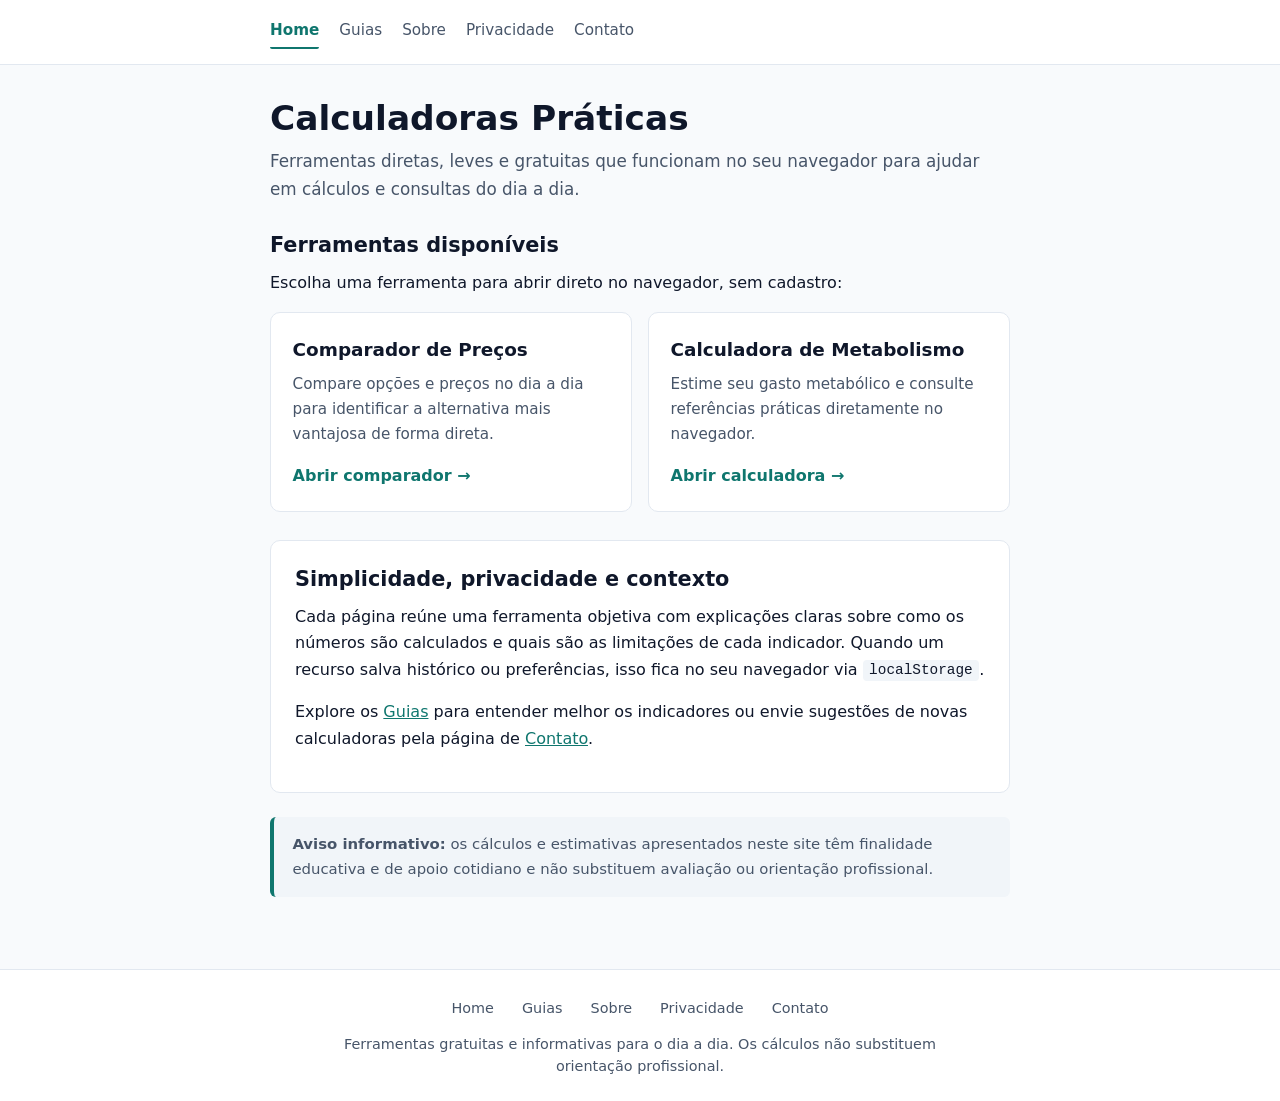
<file: index.html>
<!DOCTYPE html>
<html lang="pt-BR">
<head>
  <meta charset="UTF-8" />
  <meta name="viewport" content="width=device-width, initial-scale=1.0" />
  <title>Calculadoras Práticas — Ferramentas Gratuitas e Diretas para o Dia a Dia</title>
  <meta name="description" content="Calculadoras, comparadores e guias práticos que rodam direto no navegador, sem cadastro e com foco em clareza e privacidade." />
  <link rel="canonical" href="https://calculadoras-uteis.pages.dev/" />

  <meta property="og:type" content="website" />
  <meta property="og:title" content="Calculadoras Práticas — Ferramentas Gratuitas e Diretas para o Dia a Dia" />
  <meta property="og:description" content="Ferramentas leves, gratuitas e informativas para cálculos e consultas do cotidiano." />
  <meta property="og:url" content="https://calculadoras-uteis.pages.dev/" />

  <link rel="stylesheet" href="/assets/css/style.css" />
</head>
<body>

  <header class="site-header">
    <nav class="top-nav" aria-label="Navegação principal">
      <a href="/" aria-current="page">Home</a>
      <a href="/guias/">Guias</a>
      <a href="/sobre/">Sobre</a>
      <a href="/privacidade/">Privacidade</a>
      <a href="/contato/">Contato</a>
    </nav>
  </header>

  <main class="container">

    <header class="page-header">
      <h1>Calculadoras Práticas</h1>
      <p class="subtitle">Ferramentas diretas, leves e gratuitas que funcionam no seu navegador para ajudar em cálculos e consultas do dia a dia.</p>
    </header>

    <section class="tools-section" aria-label="Ferramentas disponíveis">
      <h2>Ferramentas disponíveis</h2>
      <p>Escolha uma ferramenta para abrir direto no navegador, sem cadastro:</p>

      <div class="tool-grid">
        <article class="tool-card">
          <div>
            <h3>Comparador de Preços</h3>
            <p>Compare opções e preços no dia a dia para identificar a alternativa mais vantajosa de forma direta.</p>
          </div>
          <a class="tool-card-link" href="/comparador-precos/">Abrir comparador &rarr;</a>
        </article>

        <article class="tool-card">
          <div>
            <h3>Calculadora de Metabolismo</h3>
            <p>Estime seu gasto metabólico e consulte referências práticas diretamente no navegador.</p>
          </div>
          <a class="tool-card-link" href="/metabolismo/">Abrir calculadora &rarr;</a>
        </article>
      </div>
    </section>

    <section class="content-section" aria-label="Como o portal funciona">
      <h2>Simplicidade, privacidade e contexto</h2>
      <p>
        Cada página reúne uma ferramenta objetiva com explicações claras sobre como os números são calculados e quais são as limitações de cada indicador. Quando um recurso salva histórico ou preferências, isso fica no seu navegador via <code>localStorage</code>.
      </p>
      <p>
        Explore os <a href="/guias/">Guias</a> para entender melhor os indicadores ou envie sugestões de novas calculadoras pela página de <a href="/contato/">Contato</a>.
      </p>
    </section>

    <div class="disclaimer-box">
      <p>
        <strong>Aviso informativo:</strong> os cálculos e estimativas apresentados neste site têm finalidade educativa e de apoio cotidiano e não substituem avaliação ou orientação profissional.
      </p>
    </div>

  </main>

  <footer class="site-footer">
    <div class="footer-inner">
      <nav class="footer-links" aria-label="Links do rodapé">
        <a href="/">Home</a>
        <a href="/guias/">Guias</a>
        <a href="/sobre/">Sobre</a>
        <a href="/privacidade/">Privacidade</a>
        <a href="/contato/">Contato</a>
      </nav>
      <p>Ferramentas gratuitas e informativas para o dia a dia. Os cálculos não substituem orientação profissional.</p>
    </div>
  </footer>

</body>
</html>
</file>
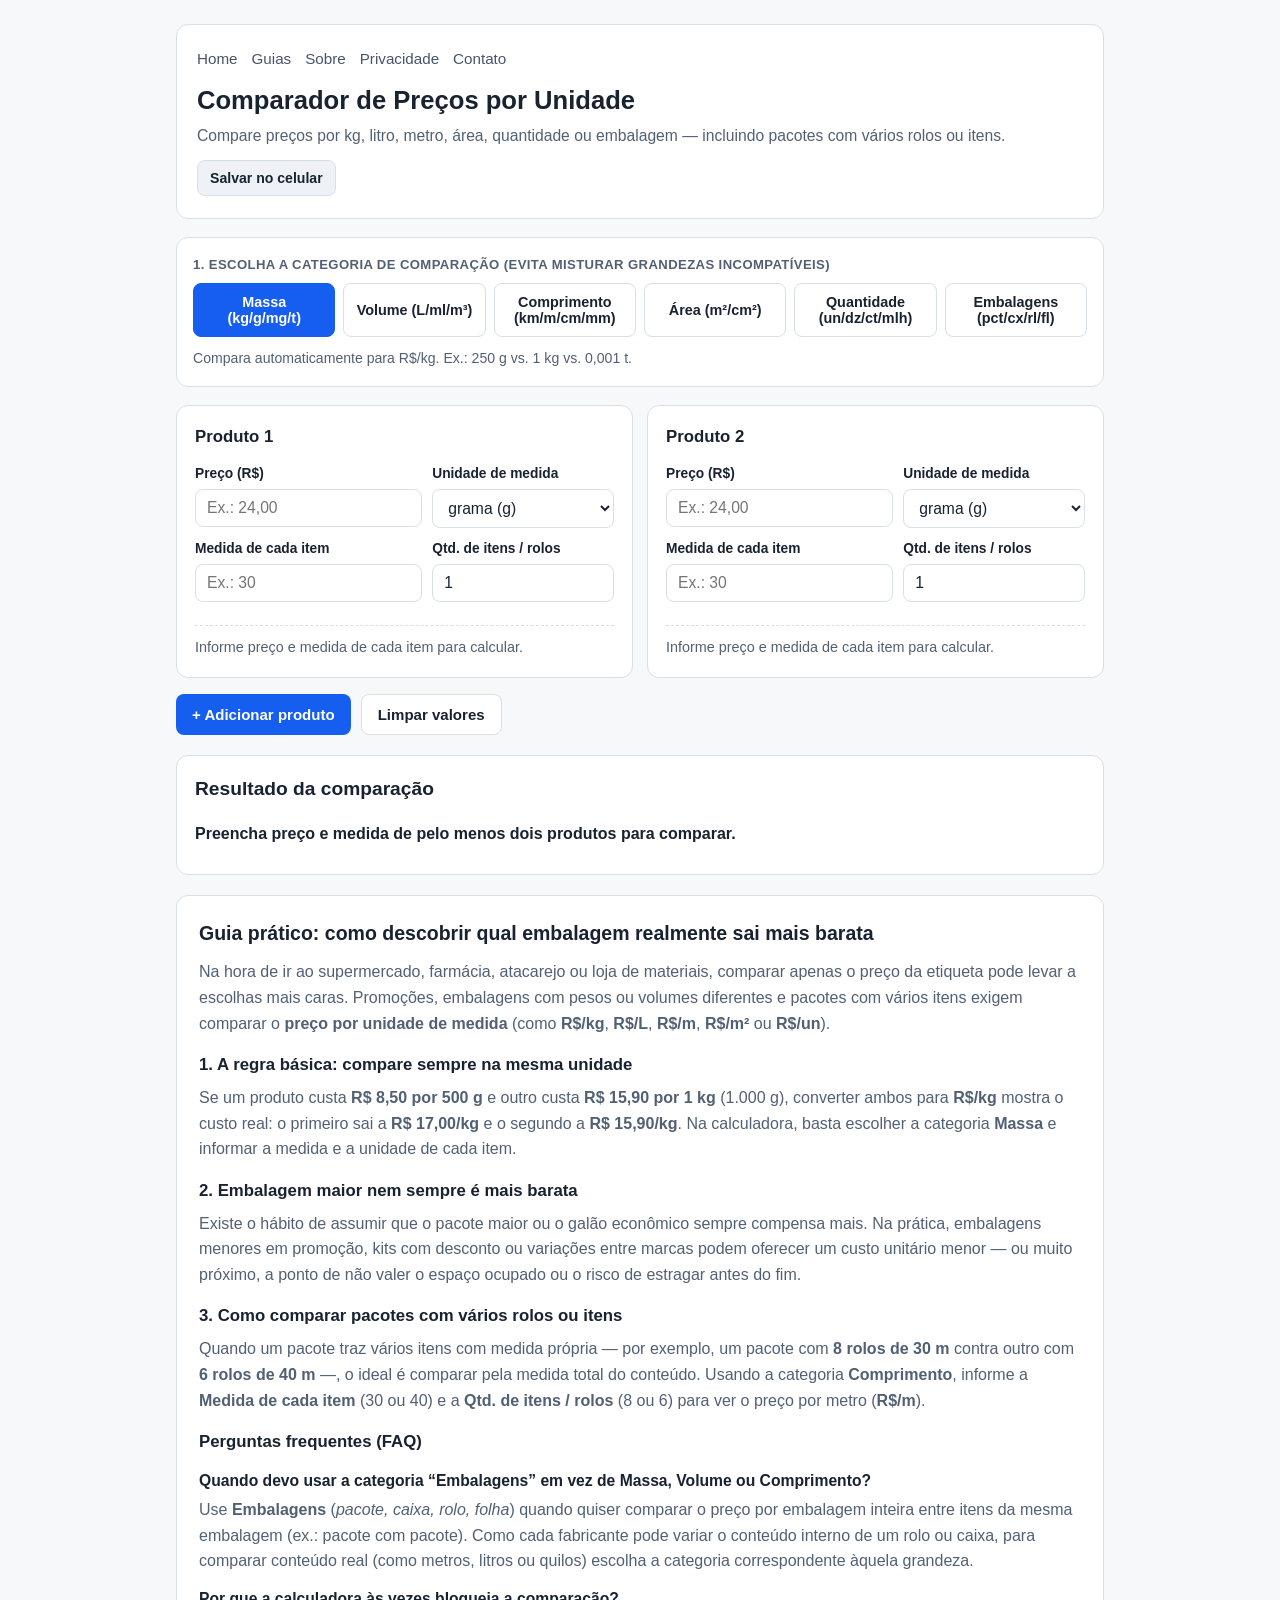
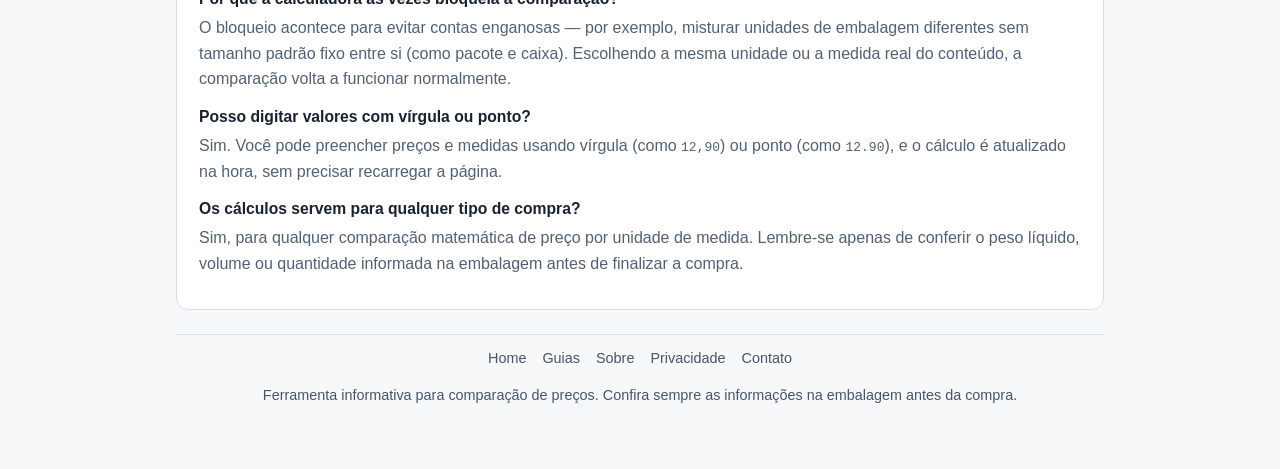
<file: comparador-precos/index.html>
<!DOCTYPE html>
<html lang="pt-BR">
<head>
  <meta charset="UTF-8" />
  <meta name="viewport" content="width=device-width, initial-scale=1.0" />
  <meta name="google-site-verification" content="RjLbokirzDms_mRlaeNsjQICfXBWl8bO95yAbyRcK9w" />
  <title>Comparador de Preços por Unidade — R$/kg, R$/L, R$/m e Embalagens</title>
  <meta name="description" content="Compare preços por kg, litro, metro, área, quantidade ou embalagem. Descubra qual opção sai mais barata, inclusive em pacotes com vários rolos ou itens." />
  <link rel="canonical" href="https://calculadoras-uteis.pages.dev/comparador-precos/" />
  <style>
    :root {
      --bg: #f6f8fa;
      --surface: #ffffff;
      --surface-alt: #eef2f6;
      --text: #182230;
      --muted: #526074;
      --text-muted: #475569;
      --border: #d7dfe8;
      --primary: #155eef;
      --primary-hover: #1049bd;
      --success-bg: #ecfdf3;
      --success-border: #86efac;
      --success-text: #166534;
      --warn-bg: #fffbeb;
      --warn-border: #fcd34d;
      --warn-text: #92400e;
      --danger-text: #b42318;
      --radius: 12px;
    }

    *,
    *::before,
    *::after {
      box-sizing: border-box;
    }

    body {
      margin: 0;
      font-family: -apple-system, BlinkMacSystemFont, "Segoe UI", Roboto, Helvetica, Arial, sans-serif;
      background-color: var(--bg);
      color: var(--text);
      line-height: 1.6;
    }

    .container {
      max-width: 960px;
      margin: 0 auto;
      padding: 24px 16px 48px;
    }

    .tool-header {
      background: var(--surface);
      border: 1px solid var(--border);
      border-radius: var(--radius);
      padding: 22px 20px;
      margin-bottom: 18px;
    }

    .top-nav {
      display: flex;
      flex-wrap: wrap;
      gap: 14px;
      margin-bottom: 14px;
      font-size: 0.95rem;
    }

    .top-nav a {
      color: var(--text-muted);
      text-decoration: none;
      font-weight: 500;
      transition: color 0.15s ease;
    }

    .top-nav a:hover,
    .top-nav a:focus-visible {
      color: var(--text);
      text-decoration: underline;
    }

    .header-top {
      display: flex;
      flex-wrap: wrap;
      justify-content: space-between;
      align-items: flex-start;
      gap: 12px;
    }

    h1 {
      margin: 0 0 6px;
      font-size: 1.6rem;
      line-height: 1.25;
    }

    .subtitle {
      margin: 0;
      color: var(--muted);
      font-size: 0.98rem;
    }

    .btn-shortcut {
      background: var(--surface-alt);
      color: var(--text);
      border: 1px solid var(--border);
      border-radius: 8px;
      padding: 9px 12px;
      font-size: 0.88rem;
      font-weight: 600;
      cursor: pointer;
    }

    .btn-shortcut:hover {
      background: #e2e8f0;
    }

    .shortcut-box {
      display: none;
      margin-top: 14px;
      padding: 14px;
      background: var(--surface-alt);
      border-radius: 10px;
      border: 1px solid var(--border);
      font-size: 0.9rem;
    }

    .shortcut-box.open {
      display: block;
    }

    .shortcut-box p {
      margin: 6px 0 0;
      color: var(--muted);
    }

    .category-bar {
      background: var(--surface);
      border: 1px solid var(--border);
      border-radius: var(--radius);
      padding: 16px;
      margin-bottom: 18px;
    }

    .section-kicker {
      display: block;
      font-size: 0.82rem;
      font-weight: 700;
      color: var(--muted);
      margin-bottom: 8px;
      text-transform: uppercase;
      letter-spacing: 0.03em;
    }

    .category-buttons {
      display: grid;
      grid-template-columns: repeat(2, 1fr);
      gap: 8px;
    }

    @media (min-width: 640px) {
      .category-buttons {
        grid-template-columns: repeat(3, 1fr);
      }
    }

    @media (min-width: 820px) {
      .category-buttons {
        grid-template-columns: repeat(6, 1fr);
      }
    }

    .cat-btn {
      padding: 10px 10px;
      border-radius: 8px;
      border: 1px solid var(--border);
      background: var(--surface);
      color: var(--text);
      font-size: 0.9rem;
      font-weight: 600;
      cursor: pointer;
    }

    .cat-btn.active {
      background: var(--primary);
      border-color: var(--primary);
      color: #ffffff;
    }

    .category-helper {
      margin-top: 10px;
      margin-bottom: 0;
      font-size: 0.88rem;
      color: var(--muted);
    }

    .products-grid {
      display: grid;
      grid-template-columns: 1fr;
      gap: 14px;
      margin-bottom: 16px;
    }

    @media (min-width: 720px) {
      .products-grid {
        grid-template-columns: repeat(2, 1fr);
      }
    }

    .product-card {
      background: var(--surface);
      border: 1px solid var(--border);
      border-radius: var(--radius);
      padding: 18px;
    }

    .product-card.winner {
      border-color: var(--success-border);
      background: var(--success-bg);
    }

    .card-header {
      display: flex;
      justify-content: space-between;
      align-items: center;
      margin-bottom: 12px;
      gap: 8px;
    }

    .product-label {
      font-weight: 700;
      font-size: 1.05rem;
    }

    .card-actions {
      display: flex;
      align-items: center;
      gap: 8px;
    }

    .badge-winner {
      background: var(--success-text);
      color: #ffffff;
      font-size: 0.76rem;
      font-weight: 700;
      padding: 3px 8px;
      border-radius: 999px;
    }

    .btn-remove {
      background: transparent;
      border: none;
      color: var(--danger-text);
      font-size: 0.85rem;
      font-weight: 600;
      cursor: pointer;
      padding: 4px 6px;
    }

    .field {
      margin-bottom: 11px;
    }

    .field:last-child {
      margin-bottom: 0;
    }

    .field label {
      display: block;
      font-size: 0.86rem;
      font-weight: 600;
      margin-bottom: 4px;
    }

    .field input,
    .field select {
      width: 100%;
      padding: 9px 11px;
      font-size: 0.98rem;
      border: 1px solid var(--border);
      border-radius: 8px;
      background: #ffffff;
      color: var(--text);
    }

    .row-2 {
      display: grid;
      grid-template-columns: 1.25fr 1fr;
      gap: 10px;
    }

    @media (max-width: 480px) {
      .row-2 {
        grid-template-columns: 1fr;
      }
    }

    .item-summary {
      margin-top: 12px;
      padding-top: 10px;
      border-top: 1px dashed var(--border);
      font-size: 0.9rem;
      color: var(--muted);
      min-height: 24px;
    }

    .item-summary strong {
      color: var(--text);
    }

    .actions-bar {
      display: flex;
      flex-wrap: wrap;
      gap: 10px;
      margin-bottom: 20px;
    }

    .btn-primary {
      background: var(--primary);
      color: #ffffff;
      border: none;
      border-radius: 8px;
      padding: 11px 16px;
      font-size: 0.94rem;
      font-weight: 600;
      cursor: pointer;
    }

    .btn-primary:hover {
      background: var(--primary-hover);
    }

    .btn-secondary {
      background: var(--surface);
      color: var(--text);
      border: 1px solid var(--border);
      border-radius: 8px;
      padding: 11px 16px;
      font-size: 0.94rem;
      font-weight: 600;
      cursor: pointer;
    }

    .btn-secondary:hover {
      background: var(--surface-alt);
    }

    .summary-box {
      background: var(--surface);
      border: 1px solid var(--border);
      border-radius: var(--radius);
      padding: 18px;
      margin-bottom: 20px;
    }

    .summary-box.blocked {
      background: var(--warn-bg);
      border-color: var(--warn-border);
    }

    .summary-box h2 {
      margin: 0 0 8px;
      font-size: 1.2rem;
    }

    .summary-status {
      font-size: 1rem;
      font-weight: 700;
      margin-bottom: 10px;
    }

    .summary-status.ok {
      color: var(--success-text);
    }

    .summary-status.warn {
      color: var(--warn-text);
    }

    .comparison-list {
      margin: 0;
      padding-left: 20px;
    }

    .comparison-list li {
      margin-bottom: 6px;
    }

    .content-section {
      background: var(--surface);
      border: 1px solid var(--border);
      border-radius: var(--radius);
      padding: 22px;
      margin-bottom: 16px;
    }

    .content-section h2 {
      margin: 0 0 10px;
      font-size: 1.22rem;
    }

    .content-section h3 {
      margin: 16px 0 6px;
      font-size: 1.05rem;
    }

    .content-section h4 {
      margin: 12px 0 4px;
      font-size: 0.98rem;
    }

    .content-section p {
      margin: 0 0 10px;
      color: var(--muted);
    }

    footer {
      text-align: center;
      color: var(--text-muted);
      font-size: 0.9rem;
      padding-top: 12px;
      border-top: 1px solid var(--border);
      margin-top: 24px;
    }

    .footer-inner {
      max-width: 960px;
      margin: 0 auto;
    }

    .footer-links {
      display: flex;
      justify-content: center;
      flex-wrap: wrap;
      gap: 16px;
      margin-bottom: 8px;
    }

    .footer-links a {
      color: var(--text-muted);
      text-decoration: none;
      font-weight: 500;
      transition: color 0.15s ease;
    }

    .footer-links a:hover,
    .footer-links a:focus-visible {
      color: var(--text);
      text-decoration: underline;
    }
  </style>
</head>
<body>
  <div class="container">
    <header class="tool-header">
      <nav class="top-nav" aria-label="Navegação principal">
        <a href="/">Home</a>
        <a href="/guias/">Guias</a>
        <a href="/sobre/">Sobre</a>
        <a href="/privacidade/">Privacidade</a>
        <a href="/contato/">Contato</a>
      </nav>
      <div class="header-top">
        <div>
          <h1>Comparador de Preços por Unidade</h1>
          <p class="subtitle">Compare preços por kg, litro, metro, área, quantidade ou embalagem — incluindo pacotes com vários rolos ou itens.</p>
        </div>
        <button type="button" class="btn-shortcut" id="toggleShortcutBtn" aria-expanded="false">
          Salvar no celular
        </button>
      </div>
      <div class="shortcut-box" id="shortcutBox">
        <strong>Como adicionar na tela inicial do celular:</strong>
        <p><strong>Android (Chrome):</strong> toque nos três pontos (<strong>⋮</strong>) no canto superior e escolha <em>“Adicionar à tela inicial”</em>.</p>
        <p><strong>iPhone (Safari):</strong> toque no ícone de <em>Compartilhar</em> (quadrado com seta para cima) e depois em <em>“Adicionar à Tela de Início”</em>.</p>
      </div>
    </header>

    <section class="category-bar" aria-label="Categoria de medida">
      <span class="section-kicker">1. Escolha a categoria de comparação (evita misturar grandezas incompatíveis)</span>
      <div class="category-buttons">
        <button type="button" class="cat-btn active" data-cat="mass">Massa (kg/g/mg/t)</button>
        <button type="button" class="cat-btn" data-cat="volume">Volume (L/ml/m³)</button>
        <button type="button" class="cat-btn" data-cat="length">Comprimento (km/m/cm/mm)</button>
        <button type="button" class="cat-btn" data-cat="area">Área (m²/cm²)</button>
        <button type="button" class="cat-btn" data-cat="quantity">Quantidade (un/dz/ct/mlh)</button>
        <button type="button" class="cat-btn" data-cat="packaging">Embalagens (pct/cx/rl/fl)</button>
      </div>
      <p class="category-helper" id="categoryHelper"></p>
    </section>

    <section class="products-grid" id="productsGrid" aria-label="Produtos comparados"></section>

    <div class="actions-bar">
      <button type="button" class="btn-primary" id="addProductBtn">+ Adicionar produto</button>
      <button type="button" class="btn-secondary" id="clearAllBtn">Limpar valores</button>
    </div>

    <section class="summary-box" id="summaryBox" aria-live="polite">
      <h2>Resultado da comparação</h2>
      <p class="summary-status" id="summaryStatus">Preencha preço e medida de pelo menos dois produtos para comparar.</p>
      <ul class="comparison-list" id="comparisonList" style="display: none;"></ul>
    </section>

    <article class="content-section">
      <h2>Guia prático: como descobrir qual embalagem realmente sai mais barata</h2>
      <p>
        Na hora de ir ao supermercado, farmácia, atacarejo ou loja de materiais, comparar apenas o preço da etiqueta pode levar a escolhas mais caras. Promoções, embalagens com pesos ou volumes diferentes e pacotes com vários itens exigem comparar o <strong>preço por unidade de medida</strong> (como <strong>R$/kg</strong>, <strong>R$/L</strong>, <strong>R$/m</strong>, <strong>R$/m²</strong> ou <strong>R$/un</strong>).
      </p>

      <h3>1. A regra básica: compare sempre na mesma unidade</h3>
      <p>
        Se um produto custa <strong>R$ 8,50 por 500 g</strong> e outro custa <strong>R$ 15,90 por 1 kg</strong> (1.000 g), converter ambos para <strong>R$/kg</strong> mostra o custo real: o primeiro sai a <strong>R$ 17,00/kg</strong> e o segundo a <strong>R$ 15,90/kg</strong>. Na calculadora, basta escolher a categoria <strong>Massa</strong> e informar a medida e a unidade de cada item.
      </p>

      <h3>2. Embalagem maior nem sempre é mais barata</h3>
      <p>
        Existe o hábito de assumir que o pacote maior ou o galão econômico sempre compensa mais. Na prática, embalagens menores em promoção, kits com desconto ou variações entre marcas podem oferecer um custo unitário menor — ou muito próximo, a ponto de não valer o espaço ocupado ou o risco de estragar antes do fim.
      </p>

      <h3>3. Como comparar pacotes com vários rolos ou itens</h3>
      <p>
        Quando um pacote traz vários itens com medida própria — por exemplo, um pacote com <strong>8 rolos de 30 m</strong> contra outro com <strong>6 rolos de 40 m</strong> —, o ideal é comparar pela medida total do conteúdo. Usando a categoria <strong>Comprimento</strong>, informe a <strong>Medida de cada item</strong> (30 ou 40) e a <strong>Qtd. de itens / rolos</strong> (8 ou 6) para ver o preço por metro (<strong>R$/m</strong>).
      </p>

      <h3>Perguntas frequentes (FAQ)</h3>

      <h4>Quando devo usar a categoria “Embalagens” em vez de Massa, Volume ou Comprimento?</h4>
      <p>
        Use <strong>Embalagens</strong> (<em>pacote, caixa, rolo, folha</em>) quando quiser comparar o preço por embalagem inteira entre itens da mesma embalagem (ex.: pacote com pacote). Como cada fabricante pode variar o conteúdo interno de um rolo ou caixa, para comparar conteúdo real (como metros, litros ou quilos) escolha a categoria correspondente àquela grandeza.
      </p>

      <h4>Por que a calculadora às vezes bloqueia a comparação?</h4>
      <p>
        O bloqueio acontece para evitar contas enganosas — por exemplo, misturar unidades de embalagem diferentes sem tamanho padrão fixo entre si (como pacote e caixa). Escolhendo a mesma unidade ou a medida real do conteúdo, a comparação volta a funcionar normalmente.
      </p>

      <h4>Posso digitar valores com vírgula ou ponto?</h4>
      <p>
        Sim. Você pode preencher preços e medidas usando vírgula (como <code>12,90</code>) ou ponto (como <code>12.90</code>), e o cálculo é atualizado na hora, sem precisar recarregar a página.
      </p>

      <h4>Os cálculos servem para qualquer tipo de compra?</h4>
      <p>
        Sim, para qualquer comparação matemática de preço por unidade de medida. Lembre-se apenas de conferir o peso líquido, volume ou quantidade informada na embalagem antes de finalizar a compra.
      </p>
    </article>

    <footer>
      <div class="footer-inner">
        <nav class="footer-links" aria-label="Links do rodapé">
          <a href="/">Home</a>
          <a href="/guias/">Guias</a>
          <a href="/sobre/">Sobre</a>
          <a href="/privacidade/">Privacidade</a>
          <a href="/contato/">Contato</a>
        </nav>
        <p>Ferramenta informativa para comparação de preços. Confira sempre as informações na embalagem antes da compra.</p>
      </div>
    </footer>
  </div>

  <script>
    const CATEGORIES = {
      mass: {
        label: "Massa",
        baseLabel: "kg",
        defaultUnit: "g",
        helper: "Compara automaticamente para R$/kg. Ex.: 250 g vs. 1 kg vs. 0,001 t.",
        units: [
          { value: "mg", label: "miligrama (mg)", factor: 0.000001 },
          { value: "g", label: "grama (g)", factor: 0.001 },
          { value: "kg", label: "quilograma (kg)", factor: 1 },
          { value: "t", label: "tonelada (t)", factor: 1000 }
        ]
      },
      volume: {
        label: "Volume",
        baseLabel: "L",
        defaultUnit: "ml",
        helper: "Compara automaticamente para R$/L. Ex.: 900 ml vs. 2 L vs. 0,002 m³.",
        units: [
          { value: "ml", label: "mililitro (ml)", factor: 0.001 },
          { value: "L", label: "litro (L)", factor: 1 },
          { value: "m3", label: "metro cúbico (m³)", factor: 1000 }
        ]
      },
      length: {
        label: "Comprimento",
        baseLabel: "m",
        defaultUnit: "m",
        helper: "Compara automaticamente para R$/m. Ideal para rolos com medidas diferentes (ex.: 8 rolos de 30 m vs. 6 rolos de 40 m).",
        units: [
          { value: "mm", label: "milímetro (mm)", factor: 0.001 },
          { value: "cm", label: "centímetro (cm)", factor: 0.01 },
          { value: "m", label: "metro (m)", factor: 1 },
          { value: "km", label: "quilômetro (km)", factor: 1000 }
        ]
      },
      area: {
        label: "Área",
        baseLabel: "m²",
        defaultUnit: "m2",
        helper: "Compara automaticamente para R$/m². Ex.: caixa cobrindo 2,4 m² vs. outra cobrindo 18.000 cm².",
        units: [
          { value: "cm2", label: "centímetro quadrado (cm²)", factor: 0.0001 },
          { value: "m2", label: "metro quadrado (m²)", factor: 1 }
        ]
      },
      quantity: {
        label: "Quantidade",
        baseLabel: "un",
        defaultUnit: "un",
        helper: "Compara automaticamente para R$/un. Considera unidade (1), dúzia (12), centena (100) e milhar (1.000).",
        units: [
          { value: "un", label: "unidade (un)", factor: 1 },
          { value: "dz", label: "dúzia (12 un)", factor: 12 },
          { value: "ct", label: "centena (100 un)", factor: 100 },
          { value: "mlh", label: "milhar (1.000 un)", factor: 1000 }
        ]
      },
      packaging: {
        label: "Embalagens",
        baseLabel: null,
        defaultUnit: "pct",
        helper: "Compara diretamente quando todos os itens usam a mesma embalagem (ex.: pacote com pacote). Misturar embalagem diferente sem equivalência é bloqueado.",
        units: [
          { value: "pct", label: "pacote (pct)", factor: 1 },
          { value: "cx", label: "caixa (cx)", factor: 1 },
          { value: "rl", label: "rolo (rl)", factor: 1 },
          { value: "fl", label: "folha (fl)", factor: 1 }
        ]
      }
    };

    let currentCat = "mass";
    let products = [
      createProduct(1),
      createProduct(2)
    ];

    function createProduct(id) {
      return {
        id,
        price: "",
        measure: "",
        unit: CATEGORIES[currentCat].defaultUnit,
        itemCount: "1"
      };
    }

    function parseNum(val) {
      if (typeof val !== "string") return NaN;
      const normalized = val.trim().replace(",", ".");
      if (!normalized) return NaN;
      return Number(normalized);
    }

    function formatBRL(value) {
      return value.toLocaleString("pt-BR", {
        style: "currency",
        currency: "BRL",
        minimumFractionDigits: 2,
        maximumFractionDigits: 2
      });
    }

    function formatNum(value, maxDecimals = 2) {
      return value.toLocaleString("pt-BR", {
        minimumFractionDigits: 0,
        maximumFractionDigits: maxDecimals
      });
    }

    function computeProduct(product) {
      const catConfig = CATEGORIES[currentCat];
      const price = parseNum(product.price);
      const measure = parseNum(product.measure);
      const itemCount = parseNum(product.itemCount);

      if (!(price > 0) || !(measure > 0) || !(itemCount > 0)) {
        return null;
      }

      const unitObj = catConfig.units.find((u) => u.value === product.unit) || catConfig.units[0];
      const totalNormalized = measure * unitObj.factor * itemCount;

      if (!(totalNormalized > 0)) {
        return null;
      }

      const unitLabel = currentCat === "packaging" ? unitObj.label.split(" ")[0] : catConfig.baseLabel;
      return {
        unitValue: unitObj.value,
        unitLabel,
        totalNormalized,
        pricePerNormalized: price / totalNormalized
      };
    }

    function setCategory(newCat) {
      if (!CATEGORIES[newCat]) return;
      currentCat = newCat;

      document.querySelectorAll(".cat-btn").forEach((btn) => {
        btn.classList.toggle("active", btn.dataset.cat === newCat);
      });

      const defaultUnit = CATEGORIES[newCat].defaultUnit;
      products = products.map((p) => ({
        ...p,
        unit: defaultUnit
      }));

      render();
    }

    function addProduct() {
      const nextId = products.reduce((acc, p) => Math.max(acc, p.id), 0) + 1;
      products.push(createProduct(nextId));
      render();
    }

    function removeProduct(id) {
      if (products.length <= 2) return;
      products = products.filter((p) => p.id !== id);
      render();
    }

    function clearAll() {
      const defaultUnit = CATEGORIES[currentCat].defaultUnit;
      products = products.map((p) => ({
        ...p,
        price: "",
        measure: "",
        unit: defaultUnit,
        itemCount: "1"
      }));
      render();
    }

    function escapeHtml(str) {
      return String(str)
        .replace(/&/g, "&amp;")
        .replace(/</g, "&lt;")
        .replace(/>/g, "&gt;")
        .replace(/"/g, "&quot;");
    }

    function escapeAttr(str) {
      return escapeHtml(str).replace(/'/g, "&#39;");
    }

    function render() {
      const grid = document.getElementById("productsGrid");
      const helper = document.getElementById("categoryHelper");
      const catConfig = CATEGORIES[currentCat];

      helper.textContent = catConfig.helper;
      grid.innerHTML = "";

      products.forEach((p, idx) => {
        const label = `Produto ${idx + 1}`;
        const calc = computeProduct(p);
        const unitOptions = catConfig.units
          .map((u) => `<option value="${u.value}" ${p.unit === u.value ? "selected" : ""}>${u.label}</option>`)
          .join("");

        const card = document.createElement("div");
        card.className = "product-card";
        card.dataset.id = String(p.id);

        card.innerHTML = `
          <div class="card-header">
            <span class="product-label">${label}</span>
            <div class="card-actions">
              ${products.length > 2 ? `<button type="button" class="btn-remove" data-remove-id="${p.id}">Remover</button>` : ""}
            </div>
          </div>

          <div class="row-2">
            <div class="field">
              <label for="price-${p.id}">Preço (R$)</label>
              <input type="text" inputmode="decimal" id="price-${p.id}" placeholder="Ex.: 24,00" value="${escapeAttr(p.price)}" data-id="${p.id}" data-field="price" />
            </div>

            <div class="field">
              <label for="unit-${p.id}">Unidade de medida</label>
              <select id="unit-${p.id}" data-id="${p.id}" data-field="unit">
                ${unitOptions}
              </select>
            </div>
          </div>

          <div class="row-2">
            <div class="field">
              <label for="measure-${p.id}">Medida de cada item</label>
              <input type="text" inputmode="decimal" id="measure-${p.id}" placeholder="Ex.: 30" value="${escapeAttr(p.measure)}" data-id="${p.id}" data-field="measure" />
            </div>

            <div class="field">
              <label for="items-${p.id}">Qtd. de itens / rolos</label>
              <input type="text" inputmode="decimal" id="items-${p.id}" placeholder="1" value="${escapeAttr(p.itemCount)}" data-id="${p.id}" data-field="itemCount" />
            </div>
          </div>

          <div class="item-summary">
            ${calc
              ? `Total: <strong>${formatNum(calc.totalNormalized, 3)} ${calc.unitLabel}</strong> · Preço por ${calc.unitLabel}: <strong>${formatBRL(calc.pricePerNormalized)} / ${calc.unitLabel}</strong>`
              : "Informe preço e medida de cada item para calcular."
            }
          </div>
        `;

        grid.appendChild(card);
      });

      grid.querySelectorAll("input, select").forEach((el) => {
        const evt = el.tagName === "SELECT" ? "change" : "input";
        el.addEventListener(evt, (e) => {
          const id = Number(e.target.dataset.id);
          const field = e.target.dataset.field;
          const target = products.find((item) => item.id === id);
          if (!target || !field) return;
          target[field] = e.target.value;
          updateComparison();
        });
      });

      grid.querySelectorAll(".btn-remove").forEach((btn) => {
        btn.addEventListener("click", () => {
          removeProduct(Number(btn.dataset.removeId));
        });
      });

      updateComparison();
    }

    function updateComparison() {
      const summaryBox = document.getElementById("summaryBox");
      const summaryStatus = document.getElementById("summaryStatus");
      const comparisonList = document.getElementById("comparisonList");
      const cards = document.querySelectorAll(".product-card");

      const entries = products.map((p, idx) => {
        const label = `Produto ${idx + 1}`;
        const calc = computeProduct(p);
        return { id: p.id, idx, label, calc };
      });

      entries.forEach((entry, idx) => {
        const card = cards[idx];
        if (!card) return;
        const summaryEl = card.querySelector(".item-summary");
        if (summaryEl) {
          summaryEl.innerHTML = entry.calc
            ? `Total: <strong>${formatNum(entry.calc.totalNormalized, 3)} ${entry.calc.unitLabel}</strong> · Preço por ${entry.calc.unitLabel}: <strong>${formatBRL(entry.calc.pricePerNormalized)} / ${entry.calc.unitLabel}</strong>`
            : "Informe preço e medida de cada item para calcular.";
        }
      });

      const valid = entries.filter((e) => e.calc !== null);

      cards.forEach((card) => {
        card.classList.remove("winner");
        const badge = card.querySelector(".badge-winner");
        if (badge) badge.remove();
      });

      summaryBox.classList.remove("blocked");
      summaryStatus.classList.remove("ok", "warn");

      if (valid.length < 2) {
        summaryStatus.textContent = "Preencha preço e medida de pelo menos dois produtos para comparar.";
        comparisonList.style.display = "none";
        comparisonList.innerHTML = "";
        return;
      }

      if (currentCat === "packaging") {
        const distinctPackUnits = new Set(valid.map((v) => v.calc.unitValue));
        if (distinctPackUnits.size > 1) {
          summaryBox.classList.add("blocked");
          summaryStatus.classList.add("warn");
          summaryStatus.textContent =
            "Comparação bloqueada: você selecionou embalagens diferentes (ex.: pacote, caixa, rolo ou folha), que não têm tamanho padrão fixo entre si. Use a mesma unidade de embalagem ou mude para a categoria da medida real do conteúdo.";
          comparisonList.style.display = "none";
          comparisonList.innerHTML = "";
          return;
        }
      }

      valid.sort((a, b) => a.calc.pricePerNormalized - b.calc.pricePerNormalized);
      const best = valid[0];
      const second = valid[1];

      const winnerCard = document.querySelector(`.product-card[data-id="${best.id}"]`);
      if (winnerCard) {
        winnerCard.classList.add("winner");
        const actionsDiv = winnerCard.querySelector(".card-actions");
        if (actionsDiv && !actionsDiv.querySelector(".badge-winner")) {
          const badge = document.createElement("span");
          badge.className = "badge-winner";
          badge.textContent = "Mais barato";
          actionsDiv.prepend(badge);
        }
      }

      const savingsVsSecond = ((second.calc.pricePerNormalized - best.calc.pricePerNormalized) / second.calc.pricePerNormalized) * 100;

      summaryStatus.classList.add("ok");
      summaryStatus.textContent =
        `${best.label} é o mais barato (${formatBRL(best.calc.pricePerNormalized)} / ${best.calc.unitLabel}) — ` +
        `${formatNum(savingsVsSecond, 1)}% mais econômico que ${second.label}.`;

      comparisonList.style.display = "block";
      comparisonList.innerHTML = valid
        .map((item, position) => {
          if (position === 0) {
            return `<li><strong>${escapeHtml(item.label)}:</strong> ${formatBRL(item.calc.pricePerNormalized)} / ${item.calc.unitLabel} <em>(menor preço unitário)</em></li>`;
          }
          const diffPct = ((item.calc.pricePerNormalized - best.calc.pricePerNormalized) / best.calc.pricePerNormalized) * 100;
          return `<li><strong>${escapeHtml(item.label)}:</strong> ${formatBRL(item.calc.pricePerNormalized)} / ${item.calc.unitLabel} (+${formatNum(diffPct, 1)}% acima do mais barato)</li>`;
        })
        .join("");
    }

    document.querySelectorAll(".cat-btn").forEach((btn) => {
      btn.addEventListener("click", () => setCategory(btn.dataset.cat));
    });

    document.getElementById("addProductBtn").addEventListener("click", addProduct);
    document.getElementById("clearAllBtn").addEventListener("click", clearAll);

    const shortcutBtn = document.getElementById("toggleShortcutBtn");
    const shortcutBox = document.getElementById("shortcutBox");
    shortcutBtn.addEventListener("click", () => {
      const open = shortcutBox.classList.toggle("open");
      shortcutBtn.setAttribute("aria-expanded", String(open));
    });

    render();
  </script>
</body>
</html>
</file>
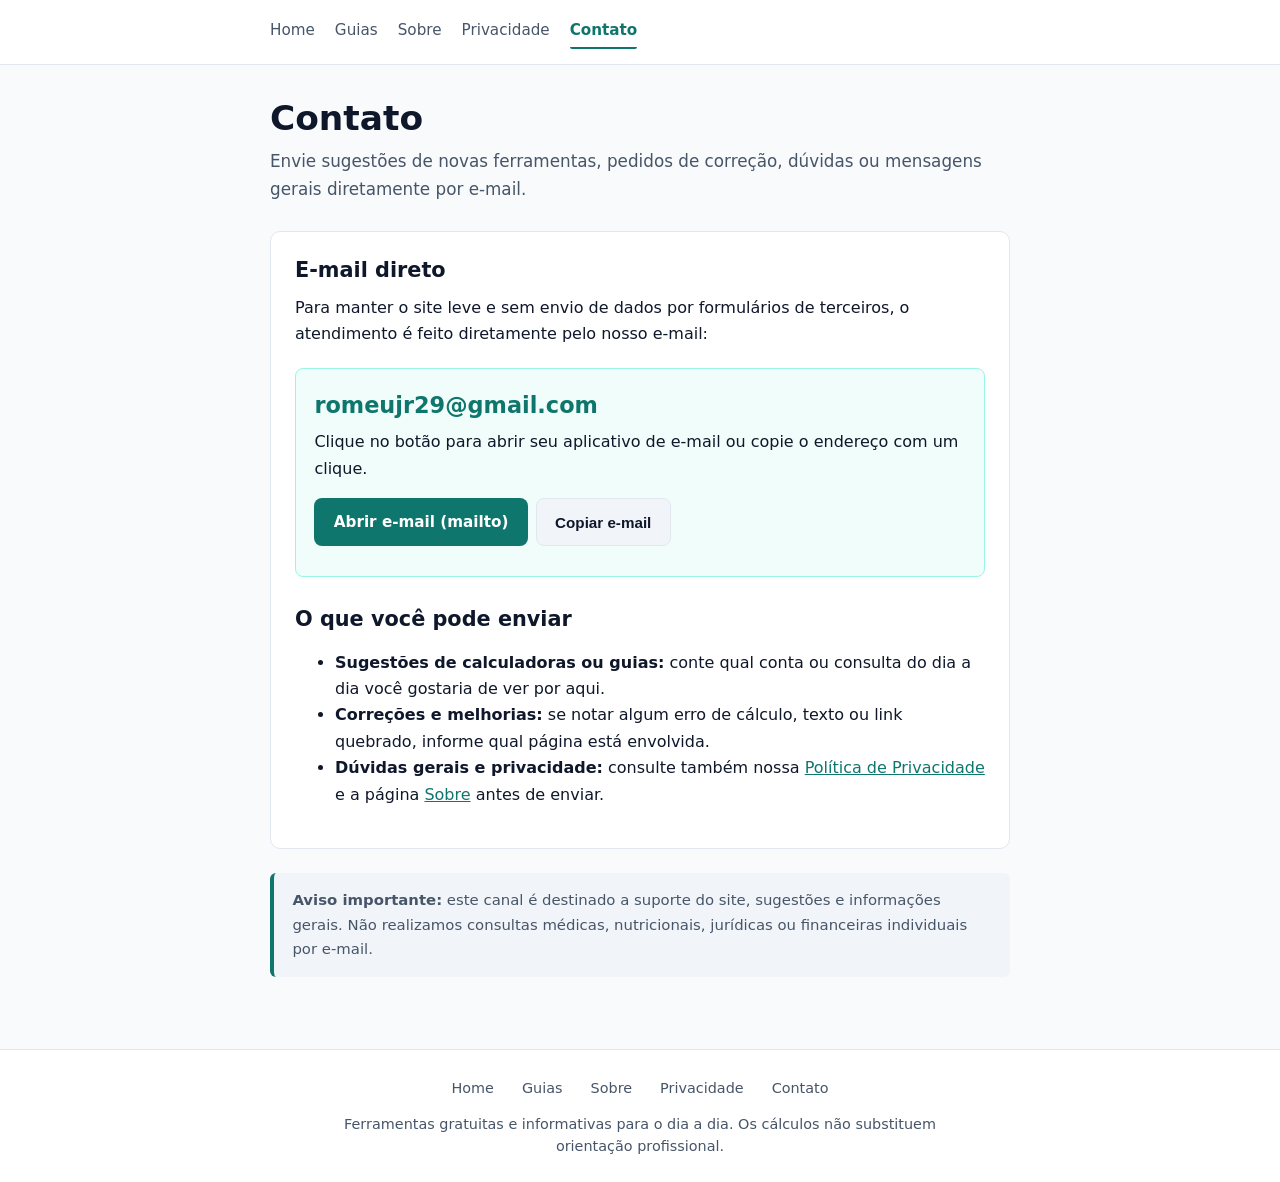
<file: contato/index.html>
<!DOCTYPE html>
<html lang="pt-BR">
<head>
  <meta charset="UTF-8" />
  <meta name="viewport" content="width=device-width, initial-scale=1.0" />
  <title>Contato — Calculadoras Práticas</title>
  <meta name="description" content="Entre em contato com o Calculadoras Práticas por e-mail para enviar dúvidas, sugestões de calculadoras, correções ou parcerias." />
  <link rel="canonical" href="https://calculadoras-uteis.pages.dev/contato/" />

  <meta property="og:type" content="website" />
  <meta property="og:title" content="Contato — Calculadoras Práticas" />
  <meta property="og:description" content="Fale diretamente com o Calculadoras Práticas por e-mail para dúvidas, sugestões e correções." />
  <meta property="og:url" content="https://calculadoras-uteis.pages.dev/contato/" />

  <link rel="stylesheet" href="/assets/css/style.css" />
</head>
<body>

  <header class="site-header">
    <nav class="top-nav" aria-label="Navegação principal">
      <a href="/">Home</a>
      <a href="/guias/">Guias</a>
      <a href="/sobre/">Sobre</a>
      <a href="/privacidade/">Privacidade</a>
      <a href="/contato/" aria-current="page">Contato</a>
    </nav>
  </header>

  <main class="container">

    <header class="page-header">
      <h1>Contato</h1>
      <p class="subtitle">Envie sugestões de novas ferramentas, pedidos de correção, dúvidas ou mensagens gerais diretamente por e-mail.</p>
    </header>

    <section class="content-section" aria-label="Canal de contato por e-mail">
      <h2>E-mail direto</h2>
      <p>
        Para manter o site leve e sem envio de dados por formulários de terceiros, o atendimento é feito diretamente pelo nosso e-mail:
      </p>

      <div class="result-panel">
        <p class="result-highlight" id="contact-email-text">romeujr29@gmail.com</p>
        <p>Clique no botão para abrir seu aplicativo de e-mail ou copie o endereço com um clique.</p>

        <div class="result-actions">
          <a class="btn-primary" href="mailto:romeujr29@gmail.com?subject=Contato%20%E2%80%94%20Calculadoras%20Pr%C3%A1ticas">
            Abrir e-mail (mailto)
          </a>
          <button type="button" class="btn-secondary" id="copy-email-btn">
            Copiar e-mail
          </button>
        </div>

        <p id="copy-status" role="status" aria-live="polite" style="margin-top: 0.75rem; margin-bottom: 0;"></p>
      </div>

      <h2>O que você pode enviar</h2>
      <ul>
        <li><strong>Sugestões de calculadoras ou guias:</strong> conte qual conta ou consulta do dia a dia você gostaria de ver por aqui.</li>
        <li><strong>Correções e melhorias:</strong> se notar algum erro de cálculo, texto ou link quebrado, informe qual página está envolvida.</li>
        <li><strong>Dúvidas gerais e privacidade:</strong> consulte também nossa <a href="/privacidade/">Política de Privacidade</a> e a página <a href="/sobre/">Sobre</a> antes de enviar.</li>
      </ul>
    </section>

    <div class="disclaimer-box">
      <p>
        <strong>Aviso importante:</strong> este canal é destinado a suporte do site, sugestões e informações gerais. Não realizamos consultas médicas, nutricionais, jurídicas ou financeiras individuais por e-mail.
      </p>
    </div>

  </main>

  <footer class="site-footer">
    <div class="footer-inner">
      <nav class="footer-links" aria-label="Links do rodapé">
        <a href="/">Home</a>
        <a href="/guias/">Guias</a>
        <a href="/sobre/">Sobre</a>
        <a href="/privacidade/">Privacidade</a>
        <a href="/contato/">Contato</a>
      </nav>
      <p>Ferramentas gratuitas e informativas para o dia a dia. Os cálculos não substituem orientação profissional.</p>
    </div>
  </footer>

  <script>
    (function () {
      const btn = document.getElementById("copy-email-btn");
      const emailEl = document.getElementById("contact-email-text");
      const statusEl = document.getElementById("copy-status");

      if (!btn || !emailEl || !statusEl) return;

      const emailAddress = emailEl.textContent.trim();

      function showStatus(msg) {
        statusEl.textContent = msg;
      }

      btn.addEventListener("click", async function () {
        try {
          if (navigator.clipboard && window.isSecureContext) {
            await navigator.clipboard.writeText(emailAddress);
            showStatus("E-mail copiado para a área de transferência.");
            return;
          }
        } catch (_) {
          // Usa fallback logo abaixo
        }

        const tempInput = document.createElement("input");
        tempInput.value = emailAddress;
        document.body.appendChild(tempInput);
        tempInput.select();

        try {
          document.execCommand("copy");
          showStatus("E-mail copiado para a área de transferência.");
        } catch (_) {
          showStatus("Não foi possível copiar automaticamente. Selecione e copie: " + emailAddress);
        } finally {
          document.body.removeChild(tempInput);
        }
      });
    })();
  </script>

</body>
</html>
</file>
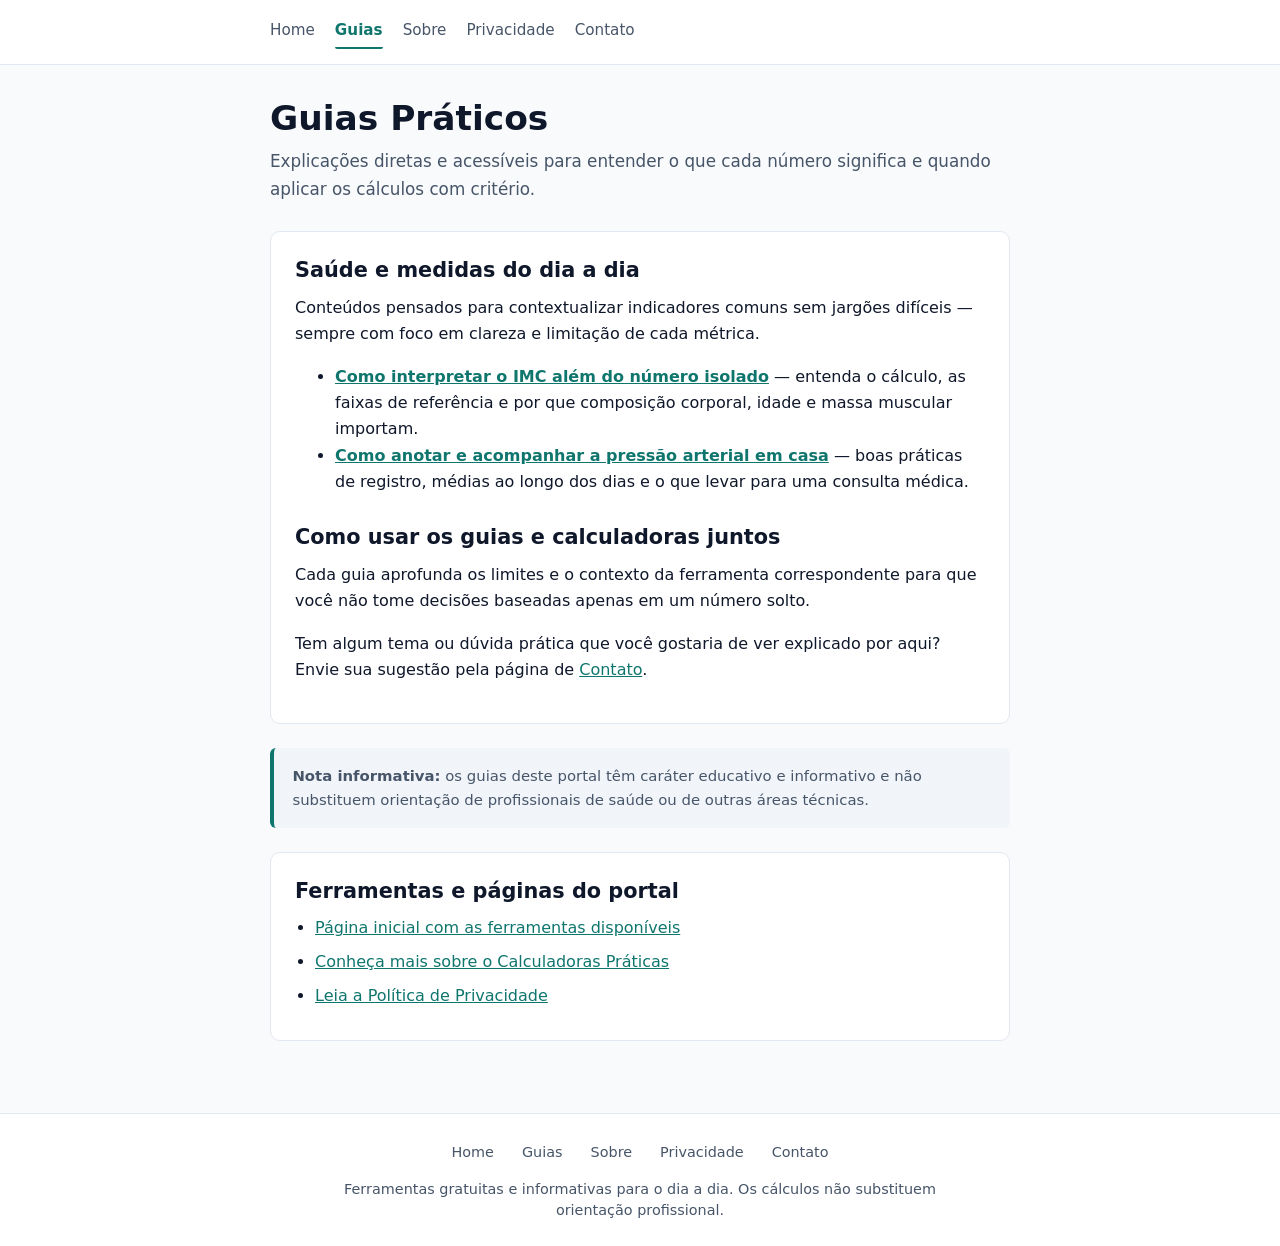
<file: guias/index.html>
<!DOCTYPE html>
<html lang="pt-BR">
<head>
  <meta charset="UTF-8" />
  <meta name="viewport" content="width=device-width, initial-scale=1.0" />
  <title>Guias Práticos — Calculadoras Práticas</title>
  <meta name="description" content="Guias objetivos e informativos para entender fórmulas, interpretar resultados e tomar decisões práticas no dia a dia." />
  <link rel="canonical" href="https://calculadoras-uteis.pages.dev/guias/" />

  <meta property="og:type" content="website" />
  <meta property="og:title" content="Guias Práticos — Calculadoras Práticas" />
  <meta property="og:description" content="Artigos e guias diretos para ajudar a interpretar cálculos e rotinas do dia a dia." />
  <meta property="og:url" content="https://calculadoras-uteis.pages.dev/guias/" />

  <link rel="stylesheet" href="/assets/css/style.css" />
</head>
<body>

  <header class="site-header">
    <nav class="top-nav" aria-label="Navegação principal">
      <a href="/">Home</a>
      <a href="/guias/" aria-current="page">Guias</a>
      <a href="/sobre/">Sobre</a>
      <a href="/privacidade/">Privacidade</a>
      <a href="/contato/">Contato</a>
    </nav>
  </header>

  <main class="container">

    <header class="page-header">
      <h1>Guias Práticos</h1>
      <p class="subtitle">Explicações diretas e acessíveis para entender o que cada número significa e quando aplicar os cálculos com critério.</p>
    </header>

    <section class="content-section" aria-label="Guias disponíveis">
      <h2>Saúde e medidas do dia a dia</h2>
      <p>
        Conteúdos pensados para contextualizar indicadores comuns sem jargões difíceis — sempre com foco em clareza e limitação de cada métrica.
      </p>

      <ul>
        <li>
          <strong><a href="/imc/">Como interpretar o IMC além do número isolado</a></strong> — entenda o cálculo, as faixas de referência e por que composição corporal, idade e massa muscular importam.
        </li>
        <li>
          <strong><a href="/diario-pressao/">Como anotar e acompanhar a pressão arterial em casa</a></strong> — boas práticas de registro, médias ao longo dos dias e o que levar para uma consulta médica.
        </li>
      </ul>

      <h2>Como usar os guias e calculadoras juntos</h2>
      <p>
        Cada guia aprofunda os limites e o contexto da ferramenta correspondente para que você não tome decisões baseadas apenas em um número solto.
      </p>
      <p>
        Tem algum tema ou dúvida prática que você gostaria de ver explicado por aqui? Envie sua sugestão pela página de <a href="/contato/">Contato</a>.
      </p>
    </section>

    <div class="disclaimer-box">
      <p>
        <strong>Nota informativa:</strong> os guias deste portal têm caráter educativo e informativo e não substituem orientação de profissionais de saúde ou de outras áreas técnicas.
      </p>
    </div>

    <section class="related-links" aria-label="Acesso rápido">
      <h2>Ferramentas e páginas do portal</h2>
      <ul>
        <li><a href="/">Página inicial com as ferramentas disponíveis</a></li>
        <li><a href="/sobre/">Conheça mais sobre o Calculadoras Práticas</a></li>
        <li><a href="/privacidade/">Leia a Política de Privacidade</a></li>
      </ul>
    </section>

  </main>

  <footer class="site-footer">
    <div class="footer-inner">
      <nav class="footer-links" aria-label="Links do rodapé">
        <a href="/">Home</a>
        <a href="/guias/">Guias</a>
        <a href="/sobre/">Sobre</a>
        <a href="/privacidade/">Privacidade</a>
        <a href="/contato/">Contato</a>
      </nav>
      <p>Ferramentas gratuitas e informativas para o dia a dia. Os cálculos não substituem orientação profissional.</p>
    </div>
  </footer>

</body>
</html>
</file>
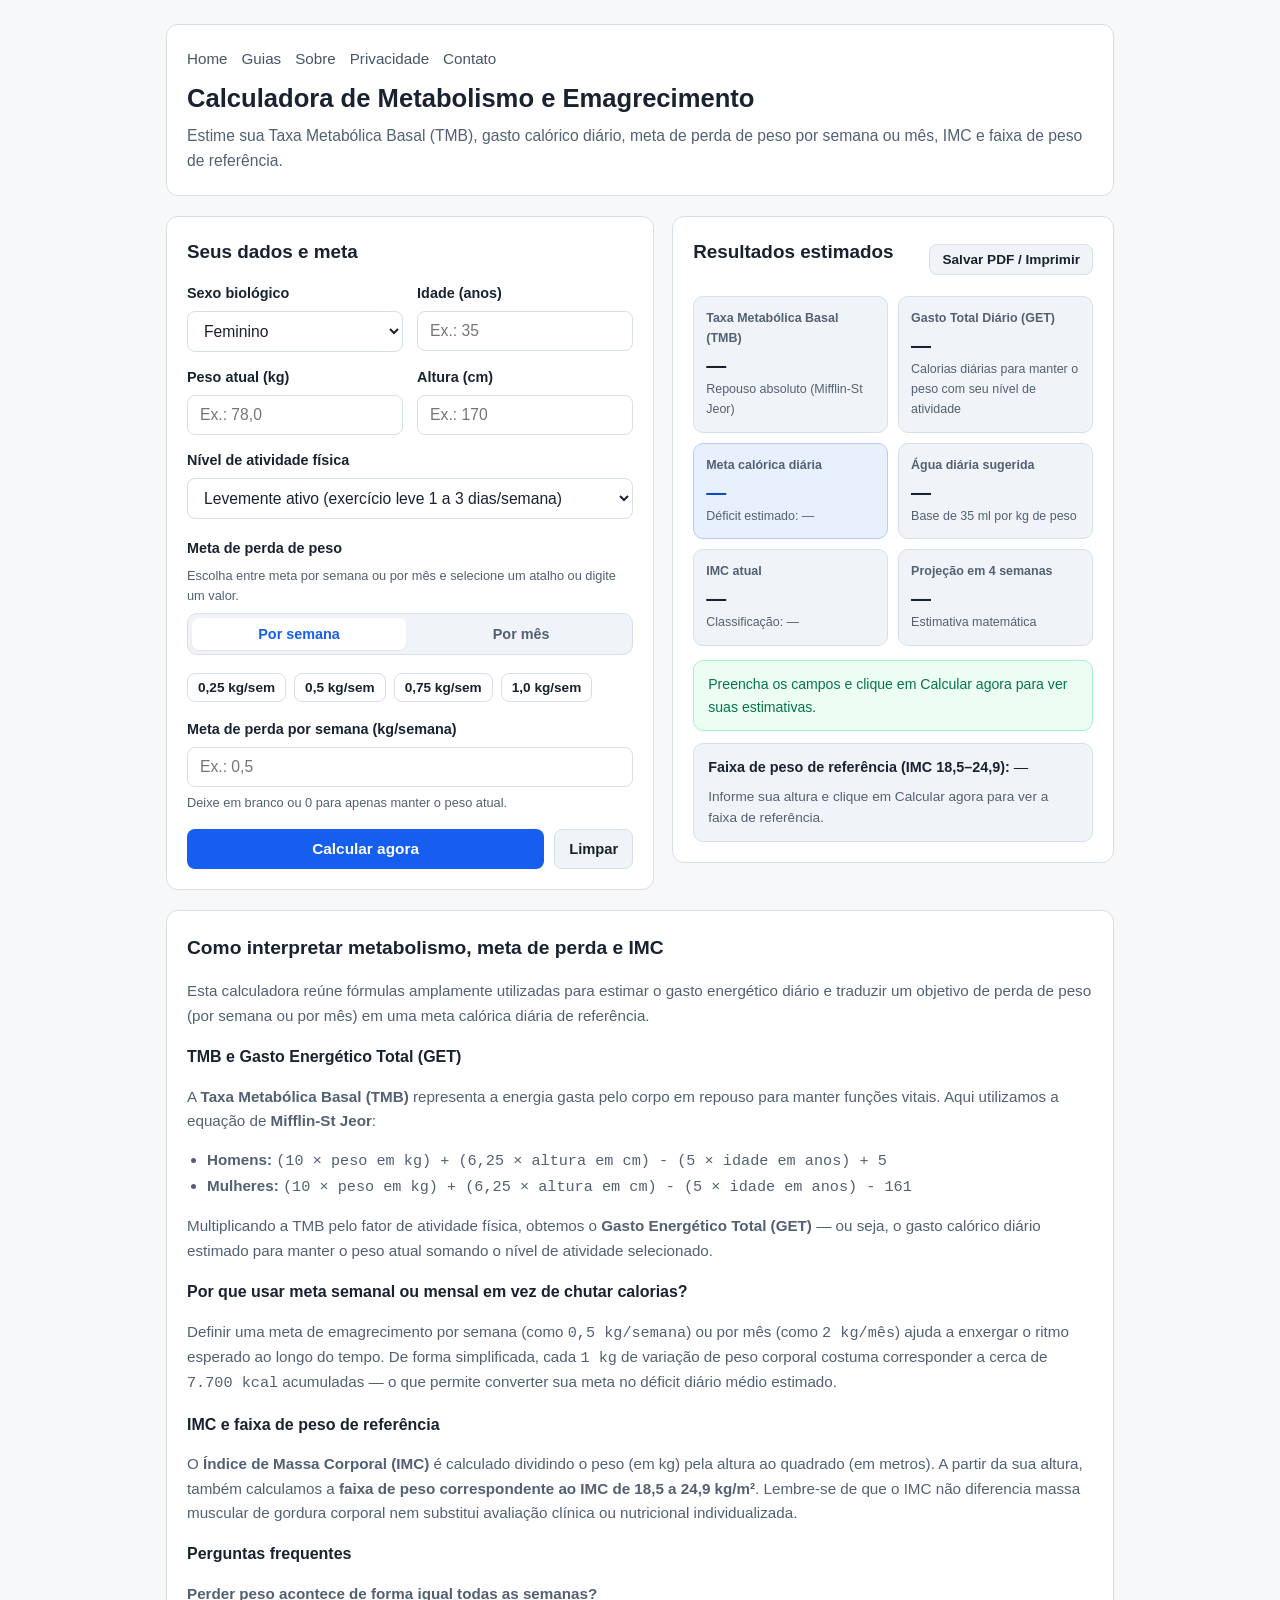
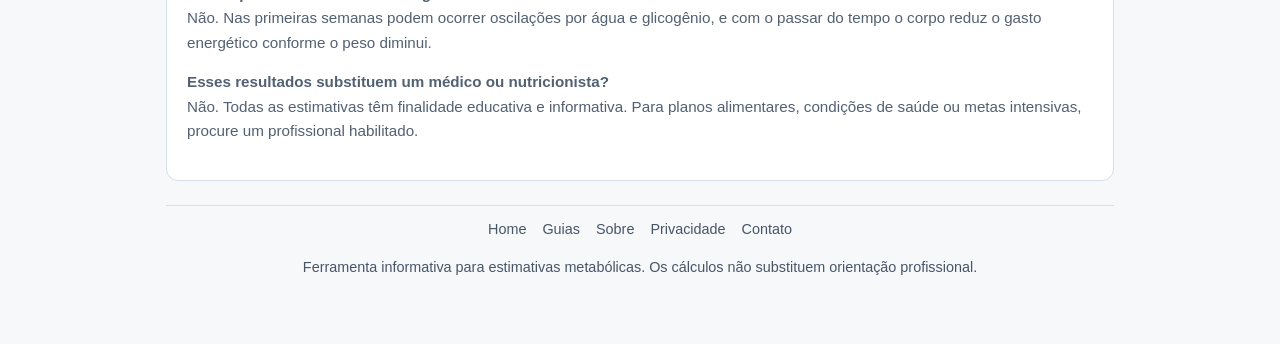
<file: metabolismo/index.html>
<!DOCTYPE html>
<html lang="pt-BR">
<head>
  <meta charset="UTF-8" />
  <meta name="viewport" content="width=device-width, initial-scale=1.0" />
  <meta name="google-site-verification" content="RjLbokirzDms_mRlaeNsjQICfXBWl8bO95yAbyRcK9w" />
  <title>Calculadora de Metabolismo e Emagrecimento — TMB, Calorias e IMC</title>
  <meta name="description" content="Calcule Taxa Metabólica Basal (TMB), gasto calórico diário, meta de perda de peso por semana ou mês, IMC e faixa de peso de referência no navegador." />
  <link rel="canonical" href="https://calculadoras-uteis.pages.dev/metabolismo/" />
  <style>
    :root {
      --bg: #f6f8fa;
      --surface: #ffffff;
      --surface-alt: #f0f4f8;
      --text: #182230;
      --muted: #526074;
      --text-muted: #475569;
      --border: #d7dfe8;
      --primary: #155eef;
      --primary-hover: #1049bd;
      --primary-soft: #e8f0fe;
      --ok-bg: #ecfdf3;
      --ok-border: #abefc6;
      --ok-text: #067647;
      --warn-bg: #fffaeb;
      --warn-border: #fedf89;
      --warn-text: #b54708;
      --radius: 12px;
    }

    *,
    *::before,
    *::after {
      box-sizing: border-box;
    }

    body {
      margin: 0;
      font-family: -apple-system, BlinkMacSystemFont, "Segoe UI", Roboto, Helvetica, Arial, sans-serif;
      background-color: var(--bg);
      color: var(--text);
      line-height: 1.6;
    }

    .container {
      max-width: 980px;
      margin: 0 auto;
      padding: 24px 16px 56px;
    }

    .tool-header {
      background: var(--surface);
      border: 1px solid var(--border);
      border-radius: var(--radius);
      padding: 22px 20px;
      margin-bottom: 20px;
    }

    .top-nav {
      display: flex;
      flex-wrap: wrap;
      gap: 14px;
      margin-bottom: 12px;
      font-size: 0.95rem;
    }

    .top-nav a {
      color: var(--text-muted);
      text-decoration: none;
      font-weight: 500;
      transition: color 0.15s ease;
    }

    .top-nav a:hover,
    .top-nav a:focus-visible {
      color: var(--text);
      text-decoration: underline;
    }

    h1 {
      margin: 0 0 8px;
      font-size: 1.6rem;
      line-height: 1.25;
    }

    .subtitle {
      margin: 0;
      color: var(--muted);
      font-size: 0.98rem;
    }

    .main-grid {
      display: grid;
      grid-template-columns: 1fr;
      gap: 18px;
      margin-bottom: 20px;
    }

    @media (min-width: 820px) {
      .main-grid {
        grid-template-columns: 1.05fr 0.95fr;
        align-items: start;
      }
    }

    .card {
      background: var(--surface);
      border: 1px solid var(--border);
      border-radius: var(--radius);
      padding: 20px;
    }

    .card-header {
      display: flex;
      align-items: center;
      justify-content: space-between;
      gap: 10px;
      flex-wrap: wrap;
      margin-bottom: 14px;
    }

    .card-header h2 {
      margin: 0;
      font-size: 1.18rem;
    }

    .card h2 {
      margin: 0 0 14px;
      font-size: 1.18rem;
    }

    .form-grid {
      display: grid;
      grid-template-columns: 1fr;
      gap: 14px;
    }

    @media (min-width: 520px) {
      .form-grid.two-cols {
        grid-template-columns: repeat(2, 1fr);
      }
    }

    .field {
      display: flex;
      flex-direction: column;
      gap: 6px;
    }

    label {
      font-size: 0.9rem;
      font-weight: 600;
      color: var(--text);
    }

    .hint {
      font-size: 0.8rem;
      color: var(--muted);
    }

    input[type="number"],
    select {
      width: 100%;
      padding: 10px 12px;
      border: 1px solid var(--border);
      border-radius: 8px;
      font-size: 0.98rem;
      color: var(--text);
      background: var(--surface);
    }

    input[type="number"]:focus,
    select:focus {
      outline: 2px solid var(--primary-soft);
      border-color: var(--primary);
    }

    .segmented {
      display: grid;
      grid-template-columns: 1fr 1fr;
      gap: 8px;
      background: var(--surface-alt);
      padding: 4px;
      border-radius: 10px;
      border: 1px solid var(--border);
      margin-bottom: 12px;
    }

    .seg-btn {
      border: none;
      background: transparent;
      color: var(--muted);
      font-weight: 700;
      font-size: 0.9rem;
      padding: 8px 10px;
      border-radius: 7px;
      cursor: pointer;
    }

    .seg-btn.active {
      background: var(--surface);
      color: var(--primary);
      box-shadow: 0 1px 2px rgba(0, 0, 0, 0.06);
    }

    .presets {
      display: flex;
      flex-wrap: wrap;
      gap: 8px;
      margin-bottom: 10px;
    }

    .preset-btn {
      border: 1px solid var(--border);
      background: var(--surface);
      color: var(--text);
      font-size: 0.85rem;
      font-weight: 600;
      padding: 6px 10px;
      border-radius: 8px;
      cursor: pointer;
    }

    .preset-btn:hover {
      border-color: var(--primary);
    }

    .preset-btn.active {
      background: var(--primary-soft);
      border-color: var(--primary);
      color: var(--primary-hover);
    }

    .actions {
      display: flex;
      gap: 10px;
      margin-top: 16px;
    }

    .btn-primary {
      flex: 1;
      background: var(--primary);
      color: #ffffff;
      border: none;
      border-radius: 8px;
      padding: 11px 16px;
      font-size: 0.96rem;
      font-weight: 700;
      cursor: pointer;
    }

    .btn-primary:hover {
      background: var(--primary-hover);
    }

    .btn-secondary {
      background: var(--surface-alt);
      color: var(--text);
      border: 1px solid var(--border);
      border-radius: 8px;
      padding: 11px 14px;
      font-size: 0.92rem;
      font-weight: 600;
      cursor: pointer;
    }

    .btn-secondary:hover {
      border-color: var(--primary);
    }

    .btn-print {
      background: var(--surface-alt);
      color: var(--text);
      border: 1px solid var(--border);
      border-radius: 8px;
      padding: 7px 12px;
      font-size: 0.85rem;
      font-weight: 600;
      cursor: pointer;
    }

    .btn-print:hover {
      border-color: var(--primary);
      color: var(--primary);
    }

    .error-msg {
      margin-top: 10px;
      padding: 10px 12px;
      border-radius: 8px;
      background: #fef3f2;
      border: 1px solid #fecdca;
      color: #b42318;
      font-size: 0.88rem;
      display: none;
    }

    .kpi-grid {
      display: grid;
      grid-template-columns: repeat(2, 1fr);
      gap: 10px;
      margin-bottom: 14px;
    }

    .kpi {
      background: var(--surface-alt);
      border: 1px solid var(--border);
      border-radius: 10px;
      padding: 12px;
    }

    .kpi .kpi-label {
      font-size: 0.78rem;
      color: var(--muted);
      font-weight: 600;
      margin-bottom: 4px;
    }

    .kpi .kpi-value {
      font-size: 1.25rem;
      font-weight: 800;
      color: var(--text);
      line-height: 1.2;
    }

    .kpi .kpi-sub {
      font-size: 0.78rem;
      color: var(--muted);
      margin-top: 3px;
    }

    .kpi.highlight {
      background: var(--primary-soft);
      border-color: #b2ccff;
    }

    .kpi.highlight .kpi-value {
      color: var(--primary-hover);
    }

    .alert-box {
      padding: 12px 14px;
      border-radius: 10px;
      font-size: 0.88rem;
      margin-bottom: 12px;
      border: 1px solid transparent;
    }

    .alert-ok {
      background: var(--ok-bg);
      border-color: var(--ok-border);
      color: var(--ok-text);
    }

    .alert-warn {
      background: var(--warn-bg);
      border-color: var(--warn-border);
      color: var(--warn-text);
    }

    .ref-box {
      background: var(--surface-alt);
      border: 1px solid var(--border);
      border-radius: 10px;
      padding: 12px 14px;
      font-size: 0.9rem;
    }

    .ref-box p {
      margin: 0 0 6px;
      color: var(--text);
    }

    .ref-box p:last-child {
      margin-bottom: 0;
      color: var(--muted);
      font-size: 0.85rem;
    }

    .print-disclaimer {
      display: none;
      margin-top: 12px;
      padding-top: 10px;
      border-top: 1px solid var(--border);
      font-size: 0.8rem;
      color: var(--muted);
    }

    .guide-card {
      background: var(--surface);
      border: 1px solid var(--border);
      border-radius: var(--radius);
      padding: 22px 20px;
      margin-bottom: 16px;
    }

    .guide-card h2 {
      margin: 0 0 10px;
      font-size: 1.2rem;
    }

    .guide-card h3 {
      margin: 16px 0 6px;
      font-size: 1rem;
    }

    .guide-card p,
    .guide-card li {
      color: var(--muted);
      font-size: 0.95rem;
    }

    .guide-card ul {
      padding-left: 20px;
      margin: 0 0 10px;
    }

    footer {
      text-align: center;
      color: var(--text-muted);
      font-size: 0.9rem;
      padding-top: 12px;
      border-top: 1px solid var(--border);
      margin-top: 24px;
    }

    .footer-inner {
      max-width: 980px;
      margin: 0 auto;
    }

    .footer-links {
      display: flex;
      justify-content: center;
      flex-wrap: wrap;
      gap: 16px;
      margin-bottom: 8px;
    }

    .footer-links a {
      color: var(--text-muted);
      text-decoration: none;
      font-weight: 500;
      transition: color 0.15s ease;
    }

    .footer-links a:hover,
    .footer-links a:focus-visible {
      color: var(--text);
      text-decoration: underline;
    }

    @media print {
      body {
        background: #ffffff;
        color: #000000;
      }

      .container {
        max-width: 100%;
        padding: 0;
      }

      .top-nav,
      .form-card,
      .guide-card,
      footer,
      .btn-print {
        display: none !important;
      }

      header,
      .card,
      .kpi,
      .ref-box,
      .alert-box {
        border-color: #cccccc;
        box-shadow: none;
        break-inside: avoid;
      }

      .main-grid {
        grid-template-columns: 1fr;
        margin-bottom: 0;
      }

      .print-disclaimer {
        display: block;
      }
    }
  </style>
</head>
<body>
  <div class="container">
    <header class="tool-header">
      <nav class="top-nav" aria-label="Navegação principal">
        <a href="/">Home</a>
        <a href="/guias/">Guias</a>
        <a href="/sobre/">Sobre</a>
        <a href="/privacidade/">Privacidade</a>
        <a href="/contato/">Contato</a>
      </nav>
      <h1>Calculadora de Metabolismo e Emagrecimento</h1>
      <p class="subtitle">Estime sua Taxa Metabólica Basal (TMB), gasto calórico diário, meta de perda de peso por semana ou mês, IMC e faixa de peso de referência.</p>
    </header>

    <div class="main-grid">
      <section class="card form-card" aria-label="Formulário de cálculo">
        <h2>Seus dados e meta</h2>

        <form id="calcForm" novalidate>
          <div class="form-grid two-cols">
            <div class="field">
              <label for="sex">Sexo biológico</label>
              <select id="sex" name="sex">
                <option value="female">Feminino</option>
                <option value="male">Masculino</option>
              </select>
            </div>

            <div class="field">
              <label for="age">Idade (anos)</label>
              <input type="number" id="age" name="age" min="15" max="100" step="1" placeholder="Ex.: 35" required />
            </div>

            <div class="field">
              <label for="weight">Peso atual (kg)</label>
              <input type="number" id="weight" name="weight" min="30" max="350" step="0.1" placeholder="Ex.: 78,0" required />
            </div>

            <div class="field">
              <label for="height">Altura (cm)</label>
              <input type="number" id="height" name="height" min="120" max="240" step="0.5" placeholder="Ex.: 170" required />
            </div>
          </div>

          <div class="field" style="margin-top: 14px;">
            <label for="activity">Nível de atividade física</label>
            <select id="activity" name="activity">
              <option value="1.2">Sedentário (pouco ou nenhum exercício)</option>
              <option value="1.375" selected>Levemente ativo (exercício leve 1 a 3 dias/semana)</option>
              <option value="1.55">Moderadamente ativo (exercício moderado 3 a 5 dias/semana)</option>
              <option value="1.725">Muito ativo (exercício intenso 6 a 7 dias/semana)</option>
              <option value="1.9">Extremamente ativo (treino pesado diário ou trabalho físico intenso)</option>
            </select>
          </div>

          <div class="field" style="margin-top: 18px;">
            <label>Meta de perda de peso</label>
            <span class="hint">Escolha entre meta por semana ou por mês e selecione um atalho ou digite um valor.</span>

            <div class="segmented" role="group" aria-label="Tipo de meta de perda de peso">
              <button type="button" class="seg-btn active" id="modeWeekBtn" data-mode="week">Por semana</button>
              <button type="button" class="seg-btn" id="modeMonthBtn" data-mode="month">Por mês</button>
            </div>

            <div class="presets" id="presetsContainer" aria-label="Atalhos de meta"></div>

            <div class="field">
              <label for="goalValue" id="goalInputLabel">Meta de perda por semana (kg/semana)</label>
              <input type="number" id="goalValue" name="goalValue" min="0" max="8" step="0.05" placeholder="Ex.: 0,5" />
              <span class="hint" id="goalHelperText">Deixe em branco ou 0 para apenas manter o peso atual.</span>
            </div>
          </div>

          <div class="error-msg" id="errorMsg" role="alert"></div>

          <div class="actions">
            <button type="submit" class="btn-primary">Calcular agora</button>
            <button type="button" class="btn-secondary" id="resetBtn">Limpar</button>
          </div>
        </form>
      </section>

      <section class="card" aria-label="Resultados calculados" id="resultsSection">
        <div class="card-header">
          <h2>Resultados estimados</h2>
          <button type="button" class="btn-print" id="printBtn">Salvar PDF / Imprimir</button>
        </div>

        <div class="kpi-grid">
          <div class="kpi">
            <div class="kpi-label">Taxa Metabólica Basal (TMB)</div>
            <div class="kpi-value" id="tmbOut">—</div>
            <div class="kpi-sub">Repouso absoluto (Mifflin-St Jeor)</div>
          </div>

          <div class="kpi">
            <div class="kpi-label">Gasto Total Diário (GET)</div>
            <div class="kpi-value" id="tdeeOut">—</div>
            <div class="kpi-sub">Calorias diárias para manter o peso com seu nível de atividade</div>
          </div>

          <div class="kpi highlight">
            <div class="kpi-label">Meta calórica diária</div>
            <div class="kpi-value" id="targetCalOut">—</div>
            <div class="kpi-sub" id="deficitSubOut">Déficit estimado: —</div>
          </div>

          <div class="kpi">
            <div class="kpi-label">Água diária sugerida</div>
            <div class="kpi-value" id="waterOut">—</div>
            <div class="kpi-sub">Base de 35 ml por kg de peso</div>
          </div>

          <div class="kpi">
            <div class="kpi-label">IMC atual</div>
            <div class="kpi-value" id="bmiOut">—</div>
            <div class="kpi-sub" id="bmiClassOut">Classificação: —</div>
          </div>

          <div class="kpi">
            <div class="kpi-label">Projeção em 4 semanas</div>
            <div class="kpi-value" id="proj4wOut">—</div>
            <div class="kpi-sub" id="proj4wSubOut">Estimativa matemática</div>
          </div>
        </div>

        <div id="paceAlert" class="alert-box alert-ok" role="status">Preencha os campos e clique em Calcular agora para ver suas estimativas.</div>

        <div class="ref-box">
          <p id="refWeightRange"><strong>Faixa de peso de referência (IMC 18,5–24,9):</strong> —</p>
          <p id="refWeightNote">Informe sua altura e clique em Calcular agora para ver a faixa de referência.</p>
        </div>

        <p class="print-disclaimer">
          Estimativas geradas em calculadoras-uteis.pages.dev/metabolismo/ com finalidade informativa e educativa. Não substituem avaliação médica ou nutricional.
        </p>
      </section>
    </div>

    <article class="guide-card">
      <h2>Como interpretar metabolismo, meta de perda e IMC</h2>
      <p>
        Esta calculadora reúne fórmulas amplamente utilizadas para estimar o gasto energético diário e traduzir um objetivo de perda de peso (por semana ou por mês) em uma meta calórica diária de referência.
      </p>

      <h3>TMB e Gasto Energético Total (GET)</h3>
      <p>
        A <strong>Taxa Metabólica Basal (TMB)</strong> representa a energia gasta pelo corpo em repouso para manter funções vitais. Aqui utilizamos a equação de <strong>Mifflin-St Jeor</strong>:
      </p>
      <ul>
        <li><strong>Homens:</strong> <code>(10 × peso em kg) + (6,25 × altura em cm) - (5 × idade em anos) + 5</code></li>
        <li><strong>Mulheres:</strong> <code>(10 × peso em kg) + (6,25 × altura em cm) - (5 × idade em anos) - 161</code></li>
      </ul>
      <p>
        Multiplicando a TMB pelo fator de atividade física, obtemos o <strong>Gasto Energético Total (GET)</strong> — ou seja, o gasto calórico diário estimado para manter o peso atual somando o nível de atividade selecionado.
      </p>

      <h3>Por que usar meta semanal ou mensal em vez de chutar calorias?</h3>
      <p>
        Definir uma meta de emagrecimento por semana (como <code>0,5 kg/semana</code>) ou por mês (como <code>2 kg/mês</code>) ajuda a enxergar o ritmo esperado ao longo do tempo. De forma simplificada, cada <code>1 kg</code> de variação de peso corporal costuma corresponder a cerca de <code>7.700 kcal</code> acumuladas — o que permite converter sua meta no déficit diário médio estimado.
      </p>

      <h3>IMC e faixa de peso de referência</h3>
      <p>
        O <strong>Índice de Massa Corporal (IMC)</strong> é calculado dividindo o peso (em kg) pela altura ao quadrado (em metros). A partir da sua altura, também calculamos a <strong>faixa de peso correspondente ao IMC de 18,5 a 24,9 kg/m²</strong>. Lembre-se de que o IMC não diferencia massa muscular de gordura corporal nem substitui avaliação clínica ou nutricional individualizada.
      </p>

      <h3>Perguntas frequentes</h3>
      <p><strong>Perder peso acontece de forma igual todas as semanas?</strong><br />
      Não. Nas primeiras semanas podem ocorrer oscilações por água e glicogênio, e com o passar do tempo o corpo reduz o gasto energético conforme o peso diminui.</p>

      <p><strong>Esses resultados substituem um médico ou nutricionista?</strong><br />
      Não. Todas as estimativas têm finalidade educativa e informativa. Para planos alimentares, condições de saúde ou metas intensivas, procure um profissional habilitado.</p>
    </article>

    <footer>
      <div class="footer-inner">
        <nav class="footer-links" aria-label="Links do rodapé">
          <a href="/">Home</a>
          <a href="/guias/">Guias</a>
          <a href="/sobre/">Sobre</a>
          <a href="/privacidade/">Privacidade</a>
          <a href="/contato/">Contato</a>
        </nav>
        <p>Ferramenta informativa para estimativas metabólicas. Os cálculos não substituem orientação profissional.</p>
      </div>
    </footer>
  </div>

  <script>
    (function () {
      const KCAL_PER_KG = 7700;
      const DAYS_PER_MONTH = 30;

      const PRESETS = {
        week: [
          { label: "0,25 kg/sem", value: 0.25 },
          { label: "0,5 kg/sem", value: 0.5 },
          { label: "0,75 kg/sem", value: 0.75 },
          { label: "1,0 kg/sem", value: 1.0 }
        ],
        month: [
          { label: "1 kg/mês", value: 1 },
          { label: "2 kg/mês", value: 2 },
          { label: "3 kg/mês", value: 3 },
          { label: "4 kg/mês", value: 4 }
        ]
      };

      let currentMode = "week";
      let selectedPresetValue = null;
      let hasCalculated = false;

      const form = document.getElementById("calcForm");
      const modeWeekBtn = document.getElementById("modeWeekBtn");
      const modeMonthBtn = document.getElementById("modeMonthBtn");
      const presetsContainer = document.getElementById("presetsContainer");
      const goalInputLabel = document.getElementById("goalInputLabel");
      const goalHelperText = document.getElementById("goalHelperText");
      const goalInput = document.getElementById("goalValue");
      const errorMsg = document.getElementById("errorMsg");
      const resetBtn = document.getElementById("resetBtn");
      const printBtn = document.getElementById("printBtn");

      const tmbOut = document.getElementById("tmbOut");
      const tdeeOut = document.getElementById("tdeeOut");
      const targetCalOut = document.getElementById("targetCalOut");
      const deficitSubOut = document.getElementById("deficitSubOut");
      const waterOut = document.getElementById("waterOut");
      const bmiOut = document.getElementById("bmiOut");
      const bmiClassOut = document.getElementById("bmiClassOut");
      const proj4wOut = document.getElementById("proj4wOut");
      const proj4wSubOut = document.getElementById("proj4wSubOut");
      const paceAlert = document.getElementById("paceAlert");
      const refWeightRange = document.getElementById("refWeightRange");
      const refWeightNote = document.getElementById("refWeightNote");

      function formatBrNumber(num, decimals) {
        return Number(num).toLocaleString("pt-BR", {
          minimumFractionDigits: decimals,
          maximumFractionDigits: decimals
        });
      }

      function classifyBmi(bmi) {
        if (bmi < 18.5) return "Abaixo do peso";
        if (bmi < 25) return "Peso normal";
        if (bmi < 30) return "Sobrepeso";
        if (bmi < 35) return "Obesidade grau I";
        if (bmi < 40) return "Obesidade grau II";
        return "Obesidade grau III";
      }

      function resetOutputsToEmpty() {
        hasCalculated = false;
        tmbOut.textContent = "—";
        tdeeOut.textContent = "—";
        targetCalOut.textContent = "—";
        deficitSubOut.textContent = "Déficit estimado: —";
        waterOut.textContent = "—";
        bmiOut.textContent = "—";
        bmiClassOut.textContent = "Classificação: —";
        proj4wOut.textContent = "—";
        proj4wSubOut.textContent = "Estimativa matemática";
        paceAlert.className = "alert-box alert-ok";
        paceAlert.textContent = "Preencha os campos e clique em Calcular agora para ver suas estimativas.";
        refWeightRange.innerHTML = "<strong>Faixa de peso de referência (IMC 18,5–24,9):</strong> —";
        refWeightNote.textContent = "Informe sua altura e clique em Calcular agora para ver a faixa de referência.";
      }

      function renderPresets() {
        presetsContainer.innerHTML = "";

        PRESETS[currentMode].forEach((preset) => {
          const btn = document.createElement("button");
          btn.type = "button";
          const isSelected = selectedPresetValue !== null && Math.abs(selectedPresetValue - preset.value) < 0.001;
          btn.className = "preset-btn" + (isSelected ? " active" : "");
          btn.textContent = preset.label;
          btn.addEventListener("click", () => {
            goalInput.value = String(preset.value);
            selectedPresetValue = preset.value;
            renderPresets();
          });
          presetsContainer.appendChild(btn);
        });
      }

      function setMode(mode) {
        currentMode = mode;
        selectedPresetValue = null;
        const isWeek = mode === "week";

        modeWeekBtn.classList.toggle("active", isWeek);
        modeMonthBtn.classList.toggle("active", !isWeek);

        if (isWeek) {
          goalInputLabel.textContent = "Meta de perda por semana (kg/semana)";
          goalHelperText.textContent = "Referência moderada costuma ficar em torno de 0,25 a 0,5 kg por semana.";
          goalInput.step = "0.05";
          goalInput.placeholder = "Ex.: 0,5";
        } else {
          goalInputLabel.textContent = "Meta de perda por mês (kg/mês)";
          goalHelperText.textContent = "Referência moderada costuma ficar em torno de 1 a 2 kg por mês.";
          goalInput.step = "0.25";
          goalInput.placeholder = "Ex.: 2";
        }

        goalInput.value = "";
        renderPresets();
      }

      function showError(msg) {
        errorMsg.textContent = msg;
        errorMsg.style.display = "block";
      }

      function clearError() {
        errorMsg.textContent = "";
        errorMsg.style.display = "none";
      }

      function calculate() {
        const sex = document.getElementById("sex").value;
        const ageRaw = document.getElementById("age").value.trim();
        const weightRaw = document.getElementById("weight").value.trim();
        const heightRaw = document.getElementById("height").value.trim();
        const goalRaw = goalInput.value.trim();
        const activity = parseFloat(document.getElementById("activity").value);

        const age = ageRaw === "" ? NaN : parseFloat(ageRaw);
        const weight = weightRaw === "" ? NaN : parseFloat(weightRaw);
        const heightCm = heightRaw === "" ? NaN : parseFloat(heightRaw);
        const goalLoss = goalRaw === "" ? 0 : parseFloat(goalRaw);

        if (
          Number.isNaN(age) || age < 15 || age > 100 ||
          Number.isNaN(weight) || weight < 30 || weight > 350 ||
          Number.isNaN(heightCm) || heightCm < 120 || heightCm > 240 ||
          Number.isNaN(goalLoss) || goalLoss < 0 || goalLoss > 8
        ) {
          showError("Confira os campos: idade entre 15 e 100 anos, peso entre 30 e 350 kg, altura entre 120 e 240 cm e meta maior ou igual a 0.");
          resetOutputsToEmpty();
          return;
        }

        clearError();

        const sexOffset = sex === "male" ? 5 : -161;
        const tmb = (10 * weight) + (6.25 * heightCm) - (5 * age) + sexOffset;
        const tdee = tmb * activity;

        const weeklyLossKg = currentMode === "week"
          ? goalLoss
          : (goalLoss / DAYS_PER_MONTH) * 7;

        const dailyDeficit = (weeklyLossKg * KCAL_PER_KG) / 7;
        const targetCalories = Math.max(0, tdee - dailyDeficit);

        const waterLiters = (weight * 35) / 1000;

        const heightM = heightCm / 100;
        const heightSq = heightM * heightM;
        const bmi = weight / heightSq;
        const bmiClass = classifyBmi(bmi);

        const minRefWeight = 18.5 * heightSq;
        const maxRefWeight = 24.9 * heightSq;

        const fourWeekLossKg = weeklyLossKg * 4;

        tmbOut.textContent = `${formatBrNumber(Math.round(tmb), 0)} kcal`;
        tdeeOut.textContent = `${formatBrNumber(Math.round(tdee), 0)} kcal`;
        targetCalOut.textContent = `${formatBrNumber(Math.round(targetCalories), 0)} kcal/dia`;
        deficitSubOut.textContent = dailyDeficit > 0
          ? `Déficit estimado: -${formatBrNumber(Math.round(dailyDeficit), 0)} kcal/dia`
          : "Manutenção do peso (0 kcal de déficit)";

        waterOut.textContent = `${formatBrNumber(waterLiters, 1)} L/dia`;
        bmiOut.textContent = `${formatBrNumber(bmi, 1)} kg/m²`;
        bmiClassOut.textContent = bmiClass;

        if (fourWeekLossKg > 0) {
          proj4wOut.textContent = `-${formatBrNumber(fourWeekLossKg, 1)} kg`;
          proj4wSubOut.textContent = `Em 4 semanas (~${formatBrNumber(weeklyLossKg, 2)} kg/sem)`;
        } else {
          proj4wOut.textContent = "0,0 kg";
          proj4wSubOut.textContent = "Meta de manutenção";
        }

        const minSafeFloor = sex === "male" ? 1500 : 1200;
        const isHighPace = weeklyLossKg > 0.6;
        const isBelowFloor = dailyDeficit > 0 && targetCalories < minSafeFloor;

        if (isHighPace || isBelowFloor) {
          paceAlert.className = "alert-box alert-warn";
          const reasons = [];
          if (isHighPace) {
            reasons.push(`ritmo equivalente a ${formatBrNumber(weeklyLossKg, 2)} kg/semana acima da faixa moderada`);
          }
          if (isBelowFloor) {
            reasons.push(`meta calórica abaixo do piso de referência de ${minSafeFloor} kcal/dia`);
          }
          paceAlert.textContent = `Atenção: ${reasons.join(" e ")}. Ritmos muito acelerados costumam ser mais difíceis de sustentar — avalie uma meta mais gradual ou consulte um profissional.`;
        } else if (dailyDeficit > 0) {
          paceAlert.className = "alert-box alert-ok";
          paceAlert.textContent = `Ritmo moderado: déficit estimado de ${formatBrNumber(Math.round(dailyDeficit), 0)} kcal/dia para buscar cerca de ${formatBrNumber(weeklyLossKg, 2)} kg por semana.`;
        } else {
          paceAlert.className = "alert-box alert-ok";
          paceAlert.textContent = "Modo manutenção: meta calórica alinhada ao gasto energético diário estimado.";
        }

        refWeightRange.innerHTML = `<strong>Faixa de peso de referência (IMC 18,5–24,9):</strong> ${formatBrNumber(minRefWeight, 1)} kg a ${formatBrNumber(maxRefWeight, 1)} kg`;

        if (weight > maxRefWeight) {
          const diffAbove = weight - maxRefWeight;
          refWeightNote.textContent = `Seu peso atual está ${formatBrNumber(diffAbove, 1)} kg acima do limite superior dessa faixa de IMC para ${formatBrNumber(heightM, 2)} m. Use este valor apenas como referência geral.`;
        } else if (weight < minRefWeight) {
          const diffBelow = minRefWeight - weight;
          refWeightNote.textContent = `Seu peso atual está ${formatBrNumber(diffBelow, 1)} kg abaixo do limite inferior dessa faixa de IMC para ${formatBrNumber(heightM, 2)} m.`;
        } else {
          refWeightNote.textContent = `Seu peso atual já se encontra dentro da faixa de referência de IMC (18,5 a 24,9) para ${formatBrNumber(heightM, 2)} m.`;
        }

        hasCalculated = true;
      }

      modeWeekBtn.addEventListener("click", () => setMode("week"));
      modeMonthBtn.addEventListener("click", () => setMode("month"));

      goalInput.addEventListener("input", () => {
        const val = parseFloat(goalInput.value);
        selectedPresetValue = Number.isNaN(val) ? null : val;
        renderPresets();
      });

      form.addEventListener("submit", (e) => {
        e.preventDefault();
        calculate();
      });

      resetBtn.addEventListener("click", () => {
        document.getElementById("sex").value = "female";
        document.getElementById("age").value = "";
        document.getElementById("weight").value = "";
        document.getElementById("height").value = "";
        document.getElementById("activity").value = "1.375";
        selectedPresetValue = null;
        setMode("week");
        clearError();
        resetOutputsToEmpty();
      });

      printBtn.addEventListener("click", () => {
        if (!hasCalculated) {
          showError("Calcule seus resultados primeiro para gerar ou imprimir o resumo.");
          return;
        }
        clearError();
        window.print();
      });

      renderPresets();
      resetOutputsToEmpty();
    })();
  </script>
</body>
</html>
</file>
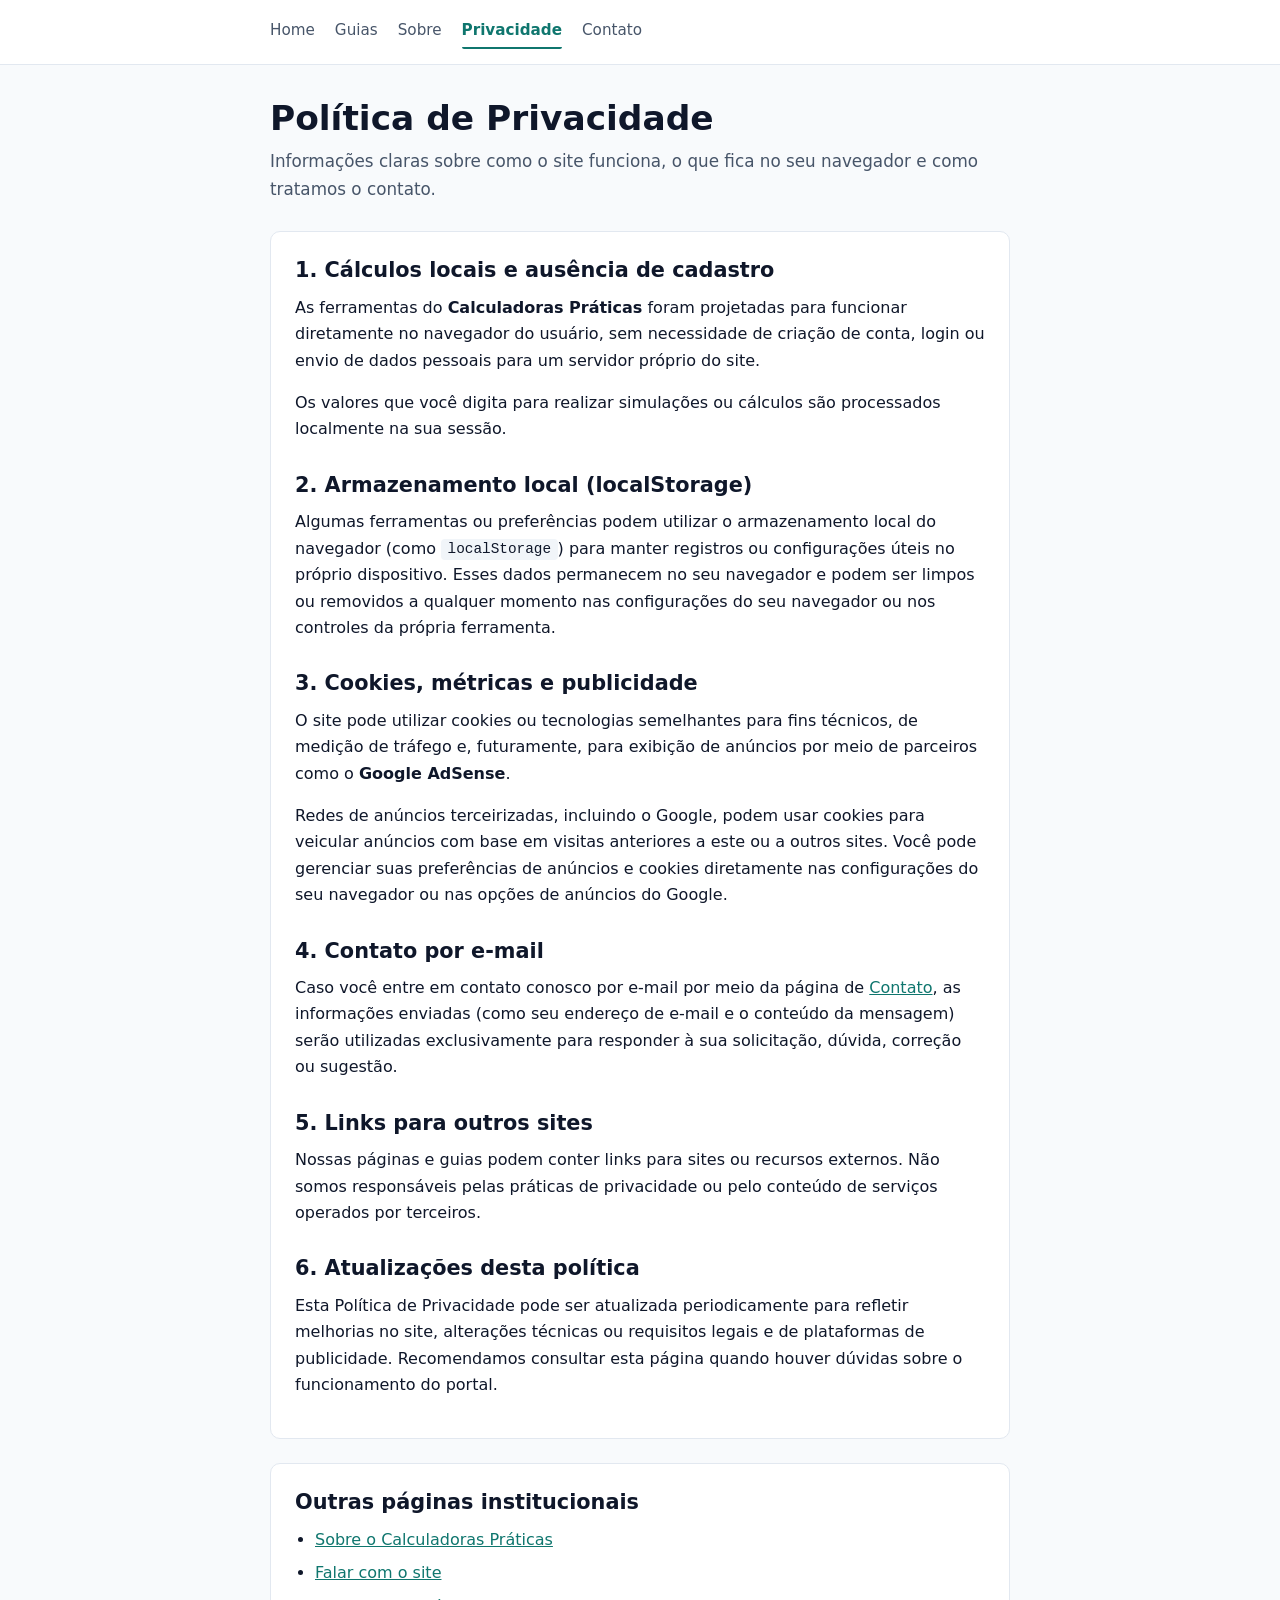
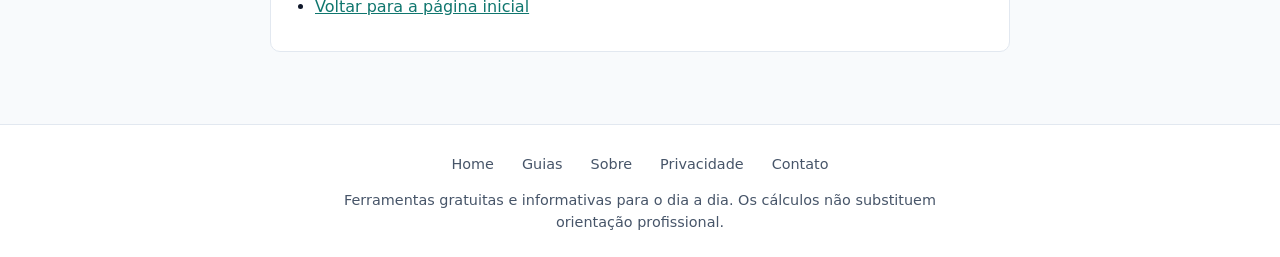
<file: privacidade/index.html>
<!DOCTYPE html>
<html lang="pt-BR">
<head>
  <meta charset="UTF-8" />
  <meta name="viewport" content="width=device-width, initial-scale=1.0" />
  <title>Política de Privacidade — Calculadoras Práticas</title>
  <meta name="description" content="Entenda como o Calculadoras Práticas trata dados no navegador, armazenamento local, cookies e publicidade." />
  <link rel="canonical" href="https://calculadoras-uteis.pages.dev/privacidade/" />

  <meta property="og:type" content="website" />
  <meta property="og:title" content="Política de Privacidade — Calculadoras Práticas" />
  <meta property="og:description" content="Saiba como funcionam os cálculos locais no navegador, cookies e privacidade no Calculadoras Práticas." />
  <meta property="og:url" content="https://calculadoras-uteis.pages.dev/privacidade/" />

  <link rel="stylesheet" href="/assets/css/style.css" />
</head>
<body>

  <header class="site-header">
    <nav class="top-nav" aria-label="Navegação principal">
      <a href="/">Home</a>
      <a href="/guias/">Guias</a>
      <a href="/sobre/">Sobre</a>
      <a href="/privacidade/" aria-current="page">Privacidade</a>
      <a href="/contato/">Contato</a>
    </nav>
  </header>

  <main class="container">

    <header class="page-header">
      <h1>Política de Privacidade</h1>
      <p class="subtitle">Informações claras sobre como o site funciona, o que fica no seu navegador e como tratamos o contato.</p>
    </header>

    <article class="content-section">
      <h2>1. Cálculos locais e ausência de cadastro</h2>
      <p>
        As ferramentas do <strong>Calculadoras Práticas</strong> foram projetadas para funcionar diretamente no navegador do usuário, sem necessidade de criação de conta, login ou envio de dados pessoais para um servidor próprio do site.
      </p>
      <p>
        Os valores que você digita para realizar simulações ou cálculos são processados localmente na sua sessão.
      </p>

      <h2>2. Armazenamento local (localStorage)</h2>
      <p>
        Algumas ferramentas ou preferências podem utilizar o armazenamento local do navegador (como <code>localStorage</code>) para manter registros ou configurações úteis no próprio dispositivo. Esses dados permanecem no seu navegador e podem ser limpos ou removidos a qualquer momento nas configurações do seu navegador ou nos controles da própria ferramenta.
      </p>

      <h2>3. Cookies, métricas e publicidade</h2>
      <p>
        O site pode utilizar cookies ou tecnologias semelhantes para fins técnicos, de medição de tráfego e, futuramente, para exibição de anúncios por meio de parceiros como o <strong>Google AdSense</strong>.
      </p>
      <p>
        Redes de anúncios terceirizadas, incluindo o Google, podem usar cookies para veicular anúncios com base em visitas anteriores a este ou a outros sites. Você pode gerenciar suas preferências de anúncios e cookies diretamente nas configurações do seu navegador ou nas opções de anúncios do Google.
      </p>

      <h2>4. Contato por e-mail</h2>
      <p>
        Caso você entre em contato conosco por e-mail por meio da página de <a href="/contato/">Contato</a>, as informações enviadas (como seu endereço de e-mail e o conteúdo da mensagem) serão utilizadas exclusivamente para responder à sua solicitação, dúvida, correção ou sugestão.
      </p>

      <h2>5. Links para outros sites</h2>
      <p>
        Nossas páginas e guias podem conter links para sites ou recursos externos. Não somos responsáveis pelas práticas de privacidade ou pelo conteúdo de serviços operados por terceiros.
      </p>

      <h2>6. Atualizações desta política</h2>
      <p>
        Esta Política de Privacidade pode ser atualizada periodicamente para refletir melhorias no site, alterações técnicas ou requisitos legais e de plataformas de publicidade. Recomendamos consultar esta página quando houver dúvidas sobre o funcionamento do portal.
      </p>
    </article>

    <section class="related-links" aria-label="Links relacionados">
      <h2>Outras páginas institucionais</h2>
      <ul>
        <li><a href="/sobre/">Sobre o Calculadoras Práticas</a></li>
        <li><a href="/contato/">Falar com o site</a></li>
        <li><a href="/">Voltar para a página inicial</a></li>
      </ul>
    </section>

  </main>

  <footer class="site-footer">
    <div class="footer-inner">
      <nav class="footer-links" aria-label="Links do rodapé">
        <a href="/">Home</a>
        <a href="/guias/">Guias</a>
        <a href="/sobre/">Sobre</a>
        <a href="/privacidade/">Privacidade</a>
        <a href="/contato/">Contato</a>
      </nav>
      <p>Ferramentas gratuitas e informativas para o dia a dia. Os cálculos não substituem orientação profissional.</p>
    </div>
  </footer>

</body>
</html>
</file>
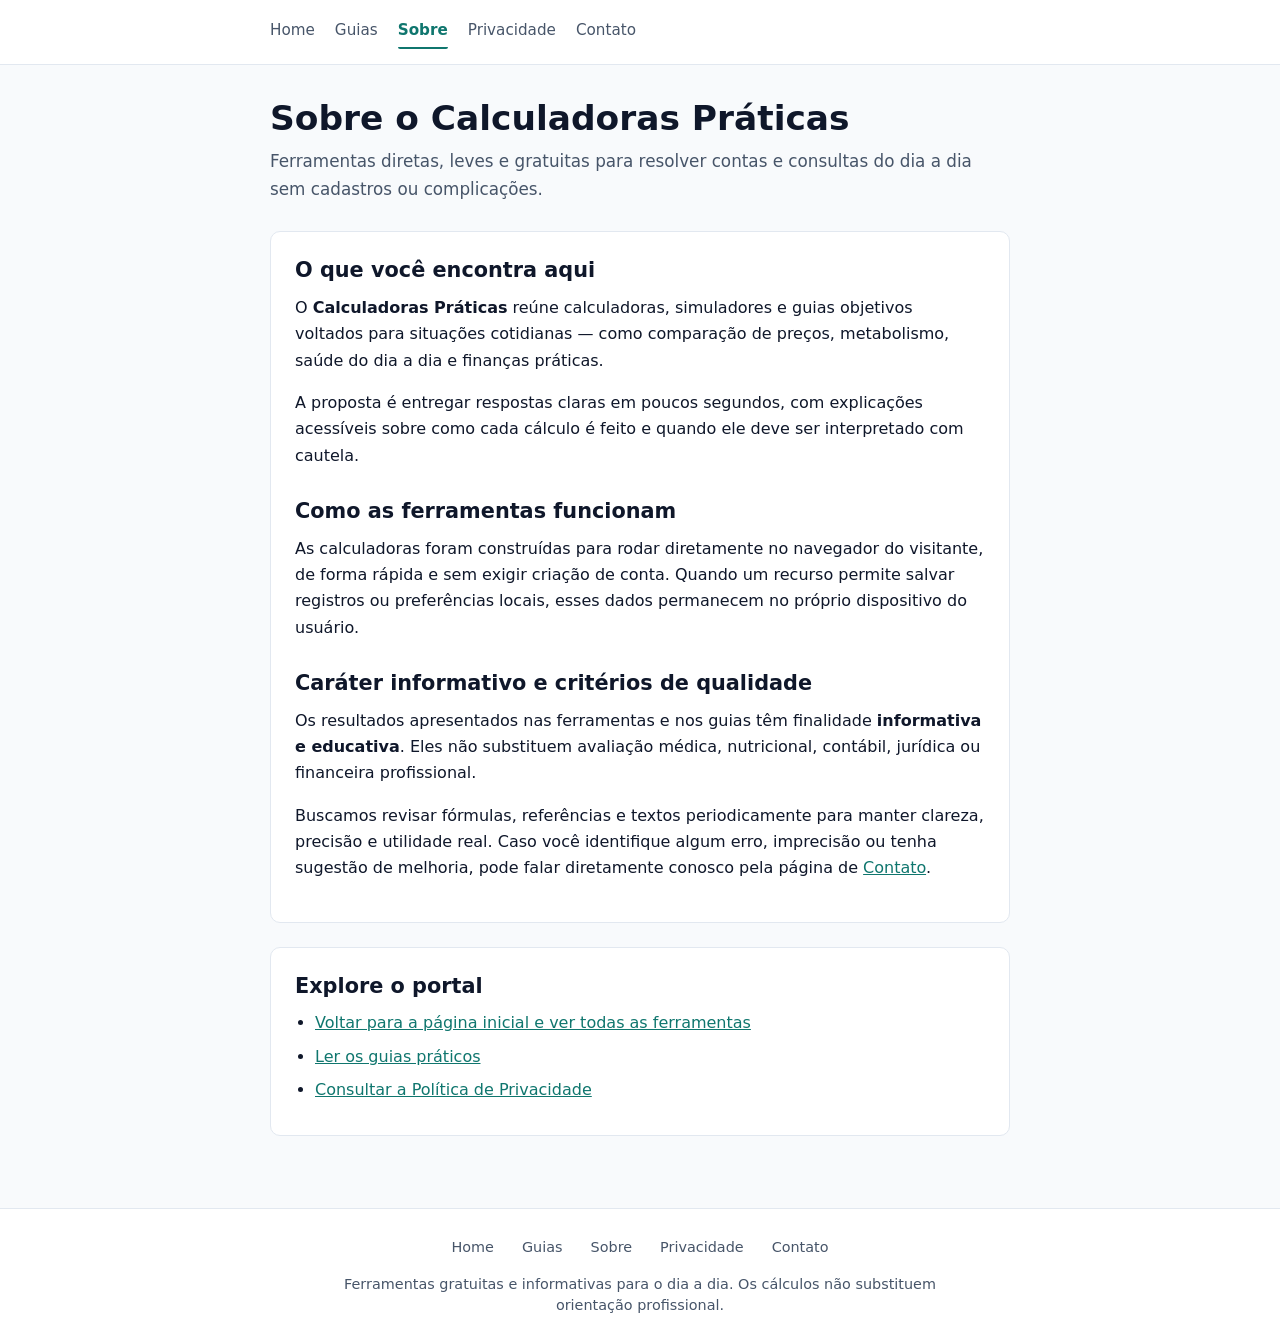
<file: sobre/index.html>
<!DOCTYPE html>
<html lang="pt-BR">
<head>
  <meta charset="UTF-8" />
  <meta name="viewport" content="width=device-width, initial-scale=1.0" />
  <title>Sobre — Calculadoras Práticas</title>
  <meta name="description" content="Conheça o propósito do Calculadoras Práticas, como as ferramentas funcionam e nossos critérios de transparência e privacidade." />
  <link rel="canonical" href="https://calculadoras-uteis.pages.dev/sobre/" />

  <meta property="og:type" content="website" />
  <meta property="og:title" content="Sobre — Calculadoras Práticas" />
  <meta property="og:description" content="Conheça o propósito do Calculadoras Práticas e como nossas ferramentas gratuitas ajudam no dia a dia." />
  <meta property="og:url" content="https://calculadoras-uteis.pages.dev/sobre/" />

  <link rel="stylesheet" href="/assets/css/style.css" />
</head>
<body>

  <header class="site-header">
    <nav class="top-nav" aria-label="Navegação principal">
      <a href="/">Home</a>
      <a href="/guias/">Guias</a>
      <a href="/sobre/" aria-current="page">Sobre</a>
      <a href="/privacidade/">Privacidade</a>
      <a href="/contato/">Contato</a>
    </nav>
  </header>

  <main class="container">

    <header class="page-header">
      <h1>Sobre o Calculadoras Práticas</h1>
      <p class="subtitle">Ferramentas diretas, leves e gratuitas para resolver contas e consultas do dia a dia sem cadastros ou complicações.</p>
    </header>

    <article class="content-section">
      <h2>O que você encontra aqui</h2>
      <p>
        O <strong>Calculadoras Práticas</strong> reúne calculadoras, simuladores e guias objetivos voltados para situações cotidianas — como comparação de preços, metabolismo, saúde do dia a dia e finanças práticas.
      </p>
      <p>
        A proposta é entregar respostas claras em poucos segundos, com explicações acessíveis sobre como cada cálculo é feito e quando ele deve ser interpretado com cautela.
      </p>

      <h2>Como as ferramentas funcionam</h2>
      <p>
        As calculadoras foram construídas para rodar diretamente no navegador do visitante, de forma rápida e sem exigir criação de conta. Quando um recurso permite salvar registros ou preferências locais, esses dados permanecem no próprio dispositivo do usuário.
      </p>

      <h2>Caráter informativo e critérios de qualidade</h2>
      <p>
        Os resultados apresentados nas ferramentas e nos guias têm finalidade <strong>informativa e educativa</strong>. Eles não substituem avaliação médica, nutricional, contábil, jurídica ou financeira profissional.
      </p>
      <p>
        Buscamos revisar fórmulas, referências e textos periodicamente para manter clareza, precisão e utilidade real. Caso você identifique algum erro, imprecisão ou tenha sugestão de melhoria, pode falar diretamente conosco pela página de <a href="/contato/">Contato</a>.
      </p>
    </article>

    <section class="related-links" aria-label="Próximos passos">
      <h2>Explore o portal</h2>
      <ul>
        <li><a href="/">Voltar para a página inicial e ver todas as ferramentas</a></li>
        <li><a href="/guias/">Ler os guias práticos</a></li>
        <li><a href="/privacidade/">Consultar a Política de Privacidade</a></li>
      </ul>
    </section>

  </main>

  <footer class="site-footer">
    <div class="footer-inner">
      <nav class="footer-links" aria-label="Links do rodapé">
        <a href="/">Home</a>
        <a href="/guias/">Guias</a>
        <a href="/sobre/">Sobre</a>
        <a href="/privacidade/">Privacidade</a>
        <a href="/contato/">Contato</a>
      </nav>
      <p>Ferramentas gratuitas e informativas para o dia a dia. Os cálculos não substituem orientação profissional.</p>
    </div>
  </footer>

</body>
</html>
</file>
<file: assets/css/style.css>
/* =========================================================
   Calculadoras Práticas — Estilo Base Compartilhado
   ========================================================= */

:root {
  --bg: #f8fafc;
  --surface: #ffffff;
  --surface-alt: #f1f5f9;
  --text: #0f172a;
  --text-muted: #475569;
  --border: #e2e8f0;
  --primary: #0f766e;
  --primary-hover: #115e59;
  --accent-bg: #f0fdfa;
  --accent-border: #99f6e4;
  --radius: 10px;
  --max-width: 780px;
}

*,
*::before,
*::after {
  box-sizing: border-box;
}

html {
  font-size: 16px;
  scroll-behavior: smooth;
}

body {
  margin: 0;
  min-height: 100vh;
  display: flex;
  flex-direction: column;
  font-family: system-ui, -apple-system, BlinkMacSystemFont, "Segoe UI", Roboto, sans-serif;
  line-height: 1.65;
  color: var(--text);
  background-color: var(--bg);
}

/* ---------- Cabeçalho & Navegação ---------- */
.site-header {
  background-color: var(--surface);
  border-bottom: 1px solid var(--border);
}

.top-nav {
  max-width: var(--max-width);
  margin: 0 auto;
  padding: 0.9rem 1.25rem;
  display: flex;
  flex-wrap: wrap;
  gap: 0.5rem 1.25rem;
  align-items: center;
}

.top-nav a {
  text-decoration: none;
  color: var(--text-muted);
  font-weight: 500;
  font-size: 0.95rem;
  padding: 0.25rem 0;
  border-bottom: 2px solid transparent;
  border-radius: 2px;
  transition: color 0.15s ease, border-color 0.15s ease;
}

.top-nav a:hover,
.top-nav a:focus-visible {
  color: var(--primary);
}

.top-nav a:focus-visible {
  outline: 2px solid var(--primary);
  outline-offset: 3px;
}

.top-nav a[aria-current="page"] {
  color: var(--primary);
  font-weight: 600;
  border-bottom-color: var(--primary);
}

/* ---------- Área Principal & Container ---------- */
main {
  flex: 1 0 auto;
  width: 100%;
}

.container {
  width: 100%;
  max-width: var(--max-width);
  margin: 0 auto;
  padding: 2rem 1.25rem 3rem;
}

.page-header,
.tool-header {
  margin-bottom: 1.75rem;
}

h1 {
  margin: 0 0 0.5rem;
  font-size: clamp(1.65rem, 3vw, 2.15rem);
  line-height: 1.25;
  color: var(--text);
}

h2 {
  margin: 1.75rem 0 0.65rem;
  font-size: 1.3rem;
  line-height: 1.35;
  color: var(--text);
}

h3 {
  margin: 1.25rem 0 0.5rem;
  font-size: 1.1rem;
  color: var(--text);
}

.subtitle {
  margin: 0;
  font-size: 1.05rem;
  color: var(--text-muted);
}

p {
  margin: 0 0 1rem;
}

a {
  color: var(--primary);
}

a:hover {
  color: var(--primary-hover);
}

code {
  font-family: ui-monospace, SFMono-Regular, Menlo, Consolas, monospace;
  font-size: 0.9em;
  background-color: var(--surface-alt);
  padding: 0.15rem 0.4rem;
  border-radius: 4px;
}

/* ---------- Grade de Cards na Home ---------- */
.tools-section {
  margin-bottom: 1.75rem;
}

.tools-section h2 {
  margin-top: 0;
}

.tool-grid {
  display: grid;
  grid-template-columns: repeat(auto-fit, minmax(260px, 1fr));
  gap: 1rem;
  margin-top: 1rem;
}

.tool-card {
  display: flex;
  flex-direction: column;
  justify-content: space-between;
  background-color: var(--surface);
  border: 1px solid var(--border);
  border-radius: var(--radius);
  padding: 1.35rem;
  transition: border-color 0.15s ease, transform 0.15s ease;
}

.tool-card:hover {
  border-color: var(--primary);
  transform: translateY(-2px);
}

.tool-card h3 {
  margin: 0 0 0.45rem;
  font-size: 1.15rem;
}

.tool-card p {
  margin: 0 0 1rem;
  color: var(--text-muted);
  font-size: 0.95rem;
}

.tool-card-link {
  font-weight: 600;
  text-decoration: none;
  display: inline-flex;
  align-items: center;
  gap: 0.25rem;
}

.tool-card-link:hover,
.tool-card-link:focus-visible {
  text-decoration: underline;
}

/* ---------- Blocos de Conteúdo & Cards ---------- */
.content-section,
.calculator-card,
.related-links,
.faq-section {
  background-color: var(--surface);
  border: 1px solid var(--border);
  border-radius: var(--radius);
  padding: 1.5rem;
  margin-bottom: 1.5rem;
}

.content-section h2:first-child,
.related-links h2:first-child,
.faq-section h2:first-child {
  margin-top: 0;
}

.related-links ul {
  margin: 0.5rem 0 0;
  padding-left: 1.25rem;
}

.related-links li {
  margin-bottom: 0.45rem;
}

/* ---------- Formulários & Botões (Calculadoras / Contato) ---------- */
.form-group {
  margin-bottom: 1rem;
}

label {
  display: block;
  font-weight: 600;
  margin-bottom: 0.35rem;
  font-size: 0.95rem;
}

input[type="number"],
input[type="text"],
select {
  width: 100%;
  padding: 0.65rem 0.8rem;
  font-size: 1rem;
  border: 1px solid var(--border);
  border-radius: 8px;
  background-color: var(--surface);
  color: var(--text);
}

input:focus,
select:focus {
  outline: 2px solid var(--primary);
  outline-offset: 1px;
  border-color: var(--primary);
}

.btn-primary,
.btn-secondary {
  display: inline-flex;
  align-items: center;
  justify-content: center;
  gap: 0.4rem;
  padding: 0.65rem 1.15rem;
  font-size: 0.95rem;
  font-weight: 600;
  border-radius: 8px;
  cursor: pointer;
  text-decoration: none;
  border: 1px solid transparent;
  transition: background-color 0.15s ease, border-color 0.15s ease;
}

.btn-primary {
  background-color: var(--primary);
  color: #ffffff;
}

.btn-primary:hover,
.btn-primary:focus-visible {
  background-color: var(--primary-hover);
  color: #ffffff;
}

.btn-secondary {
  background-color: var(--surface-alt);
  color: var(--text);
  border-color: var(--border);
}

.btn-secondary:hover,
.btn-secondary:focus-visible {
  background-color: var(--border);
}

/* ---------- Painel de Resultado & Avisos ---------- */
.result-panel {
  margin-top: 1.25rem;
  padding: 1.15rem;
  border-radius: 8px;
  background-color: var(--accent-bg);
  border: 1px solid var(--accent-border);
}

.result-highlight {
  font-size: 1.4rem;
  font-weight: 700;
  color: var(--primary);
  margin-bottom: 0.35rem;
}

.result-actions {
  margin-top: 0.85rem;
  display: flex;
  flex-wrap: wrap;
  gap: 0.5rem;
}

.disclaimer-box {
  background-color: var(--surface-alt);
  border-left: 4px solid var(--primary);
  border-radius: 6px;
  padding: 0.95rem 1.15rem;
  margin-bottom: 1.5rem;
  font-size: 0.93rem;
  color: var(--text-muted);
}

.disclaimer-box p:last-child {
  margin-bottom: 0;
}

/* ---------- FAQ (<details>) & Ponte Interna ---------- */
details {
  border-bottom: 1px solid var(--border);
  padding: 0.85rem 0;
}

details:last-of-type {
  border-bottom: none;
}

summary {
  font-weight: 600;
  cursor: pointer;
  list-style: none;
}

summary::-webkit-details-marker {
  display: none;
}

summary::before {
  content: "+ ";
  color: var(--primary);
  font-weight: 700;
}

details[open] summary::before {
  content: "− ";
}

details p {
  margin: 0.65rem 0 0;
  color: var(--text-muted);
}

.related-bridge {
  margin-top: 1.25rem;
  padding: 1rem 1.15rem;
  border-radius: 8px;
  background-color: var(--accent-bg);
  border: 1px solid var(--accent-border);
}

.related-bridge p {
  margin: 0;
}

/* ---------- Tabelas Responsivas ---------- */
table {
  width: 100%;
  border-collapse: collapse;
  margin: 1rem 0;
  font-size: 0.95rem;
}

th,
td {
  text-align: left;
  padding: 0.65rem 0.75rem;
  border-bottom: 1px solid var(--border);
}

th {
  background-color: var(--surface-alt);
  font-weight: 600;
}

/* ---------- Rodapé ---------- */
.site-footer {
  margin-top: auto;
  flex-shrink: 0;
  border-top: 1px solid var(--border);
  background-color: var(--surface);
  padding: 1.5rem 1.25rem;
  font-size: 0.9rem;
  color: var(--text-muted);
}

.footer-inner {
  max-width: var(--max-width);
  margin: 0 auto;
  display: flex;
  flex-direction: column;
  align-items: center;
  text-align: center;
  gap: 0.65rem;
}

.footer-links {
  display: flex;
  flex-wrap: wrap;
  justify-content: center;
  gap: 0.5rem 1.25rem;
}

.footer-links a {
  text-decoration: none;
  color: var(--text-muted);
  font-weight: 500;
  padding: 0.2rem 0.25rem;
  border-radius: 4px;
  transition: color 0.15s ease;
}

.footer-links a:hover,
.footer-links a:focus-visible {
  color: var(--primary);
}

.footer-links a:focus-visible {
  outline: 2px solid var(--primary);
  outline-offset: 2px;
}

.site-footer p {
  margin: 0;
  max-width: 68ch;
  line-height: 1.5;
}

/* ---------- Utilitários & Impressão ---------- */
.visually-hidden {
  position: absolute;
  width: 1px;
  height: 1px;
  overflow: hidden;
  clip: rect(0 0 0 0);
  white-space: nowrap;
}

@media print {
  .site-header,
  .site-footer,
  .result-actions,
  .btn-primary,
  .btn-secondary {
    display: none !important;
  }

  body {
    background: #ffffff;
  }

  .content-section,
  .calculator-card {
    border: none;
    padding: 0;
  }
}
</file>
